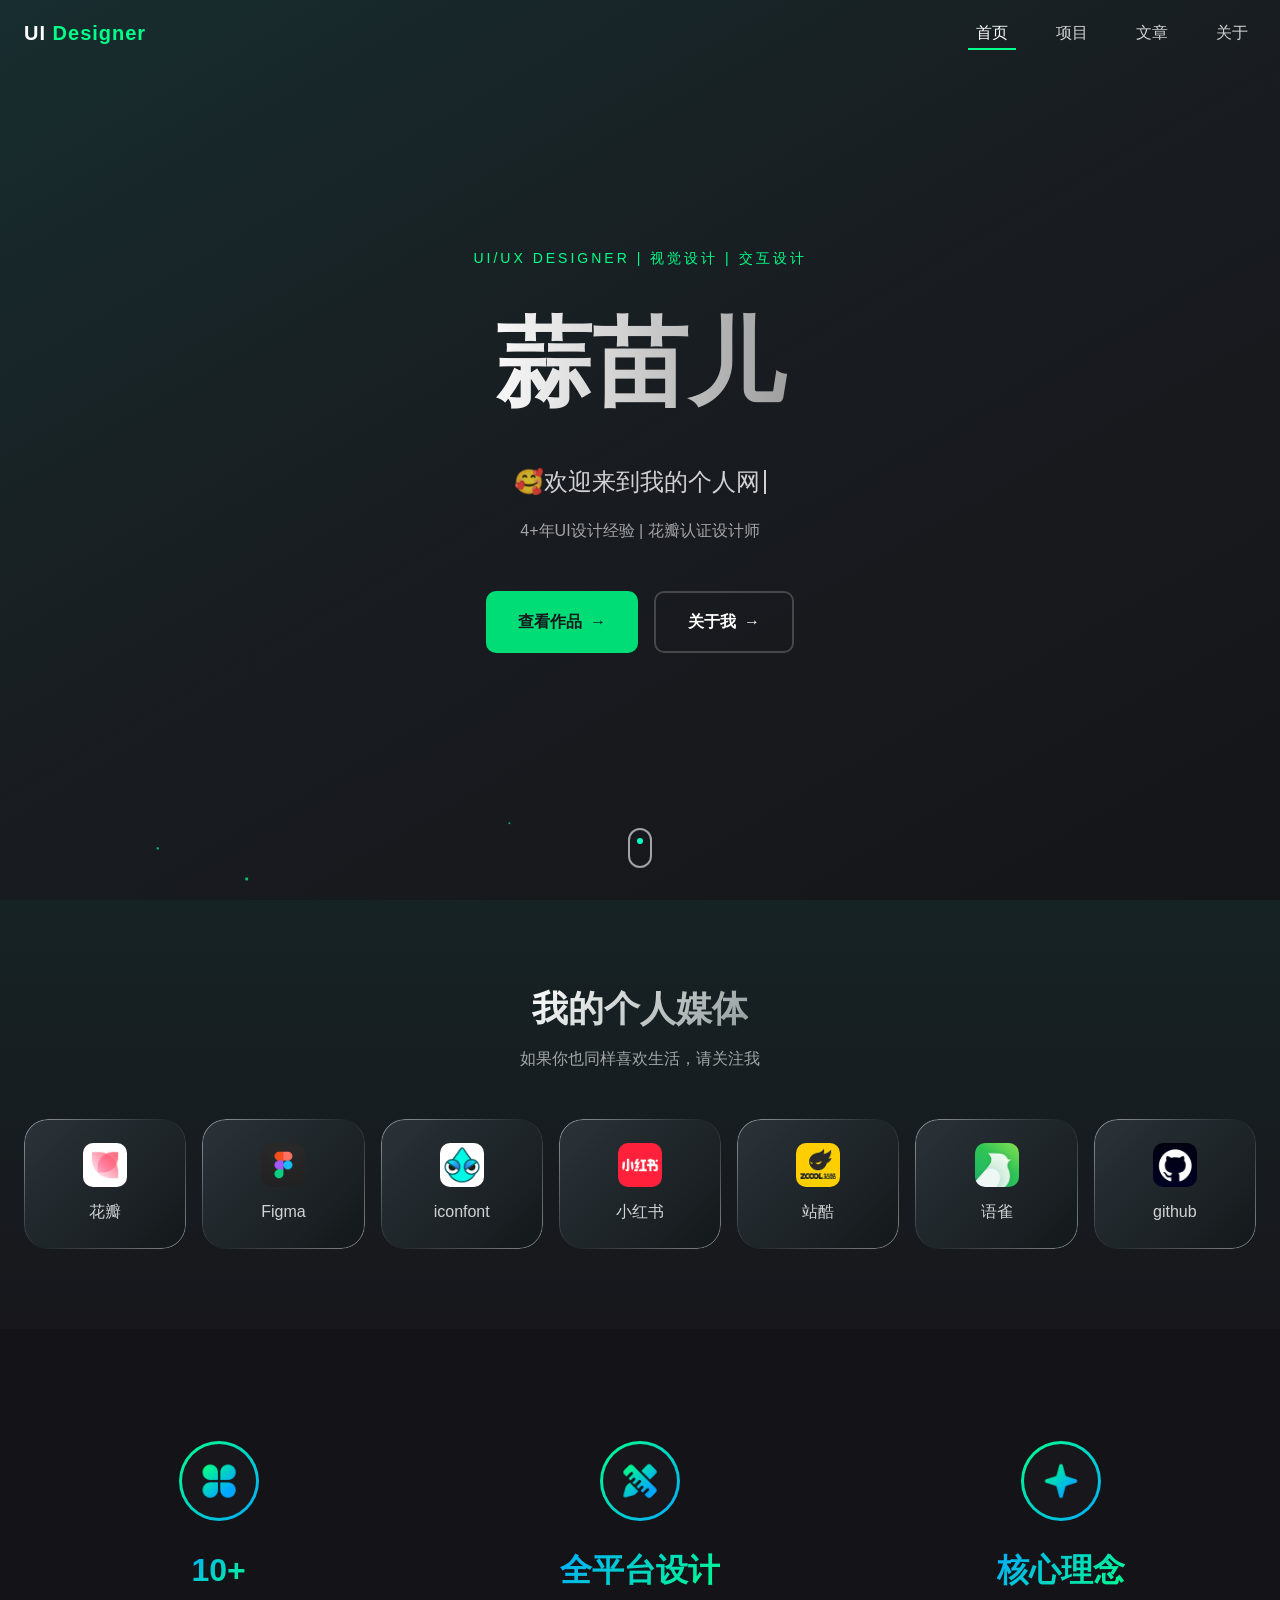
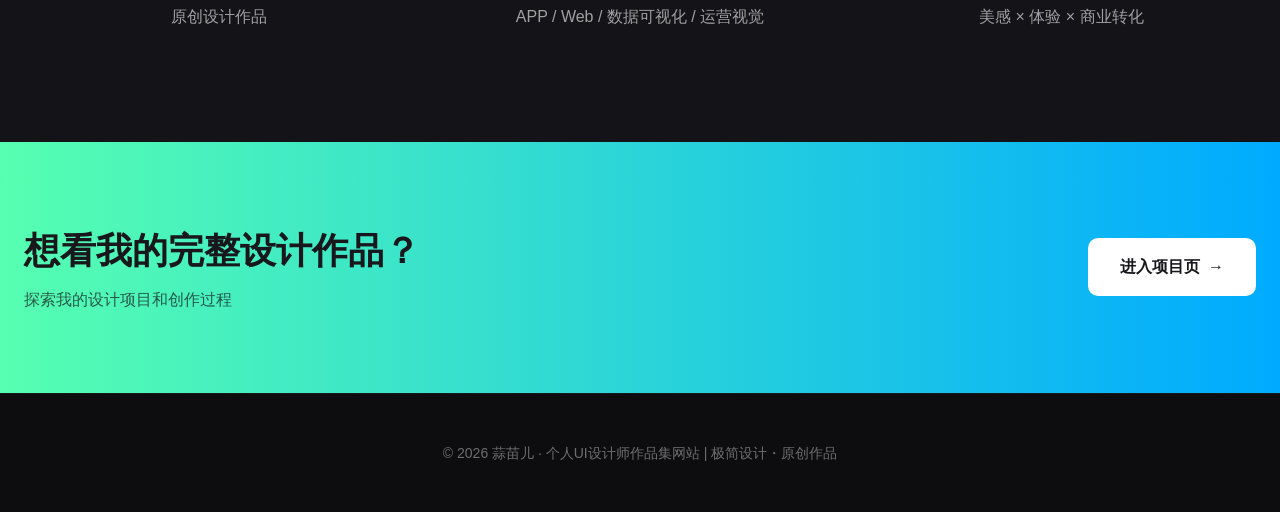
<file: index.html>
<!DOCTYPE html>
<html lang="zh-CN">

<head>
  <meta charset="UTF-8">
  <meta name="viewport" content="width=device-width, initial-scale=1.0">
  <link rel="icon" href="images/public/logo.ico" type="image/x-icon">
  <title>蒜苗儿 - 个人博客</title>
  <link rel="stylesheet" href="css/styles.css">
</head>

<body>
  <!-- Navigation -->
  <nav id="navbar" class="navbar">
    <div class="nav-container">
      <a href="index.html" class="nav-logo">
        <span class="logo-text">UI</span>
        <span class="logo-accent">Designer</span>
      </a>
      <div class="nav-links">
        <a href="index.html" class="nav-link active">首页</a>
        <a href="projects.html" class="nav-link">项目</a>
        <a href="articles.html" class="nav-link">文章</a>
        <a href="about.html" class="nav-link">关于</a>
      </div>
    </div>
  </nav>

  <!-- Hero Section -->
  <section class="hero-section">
    <!-- 粒子画布 - 新增 -->
    <canvas id="particle-canvas"></canvas>
    <div class="hero-background">
      <div class="hero-gradient"></div>
    </div>
    <div class="hero-content">
      <p class="hero-subtitle animate-fade-in">UI/UX Designer | 视觉设计 | 交互设计</p>
      <h1 class="hero-title animate-fade-up">蒜苗儿</h1>
      <p class="hero-slogan">
        <!-- 动态文字容器：JS 会自动替换内容，无需写死文案 -->
        <span class="typewriter-text" id="typewriter"></span>
        <!-- 独立光标：避免删除时闪烁异常 -->
        <span class="typewriter-cursor"></span>
      </p>
      <p class="hero-description animate-fade-up" style="animation-delay: 0.4s;">
        4+年UI设计经验 | 花瓣认证设计师
      </p>
      <div class="hero-buttons animate-fade-up" style="animation-delay: 0.6s;">
        <a href="projects.html" class="btn btn-primary">
          查看作品 <span class="arrow">→</span>
        </a>
        <a href="about.html" class="btn btn-secondary">
          关于我 <span class="arrow">→</span>
        </a>
      </div>
    </div>
    <!-- 小鼠标 -->
    <div class="scroll-indicator">
      <div class="scroll-indicator-border">
        <div class="scroll-indicator-dot"></div>
      </div>
    </div>
  </section>

  <!-- 社交平台内容 -->
  <section class="social-section">
    <div class="container">
      <div class="section-header animate-on-scroll">
        <h2>我的个人媒体</h2>
        <p>如果你也同样喜欢生活，请关注我</p>
      </div>
      <div class="social-grid">
        <a href="https://huaban.com/user/q2bamxondu8" target="_blank" class="social-card animate-on-scroll"
          style="animation-delay: 0.1s;">
          <div class="social-icon">
            <img src="images/index/huaban_logo.png" class="icon-img">
          </div>
          <span>花瓣</span>
        </a>
        <a href="https://www.figma.com/@suanmiaoer" target="_blank" class="social-card animate-on-scroll"
          style="animation-delay: 0.2s;">
          <div class="social-icon">
            <img src="images/index/figma_logo.png" class="icon-img">
          </div>
          <span>Figma</span>
        </a>
        <a href="https://www.iconfont.cn/user/detail?spm=a313x.user_detail.i1.dcc7d6115.26663a81NccmFJ&userViewType=collections&uid=11086052&nid=VXanlP2ZHJiq"
          target="_blank" class="social-card animate-on-scroll" style="animation-delay: 0.3s;">
          <div class="social-icon">
            <img src="images/index/iconfont_logo.png" class="icon-img">
          </div>
          <span>iconfont</span>
        </a>
        <a href="https://www.xiaohongshu.com/user/profile/5ea2fc3e000000000100bd95" target="_blank"
          class="social-card animate-on-scroll" style="animation-delay: 0.4s;">
          <div class="social-icon">
            <img src="images/index/redbook_logo.png" class="icon-img">
          </div>
          <span>小红书</span>
        </a>
        <a href="https://www.zcool.com.cn/u/25289370" target="_blank" class="social-card animate-on-scroll"
          style="animation-delay: 0.5s;">
          <div class="social-icon">
            <img src="images/index/zcool_logo.png" class="icon-img">
          </div>
          <span>站酷</span>
        </a>
        <a href="https://www.yuque.com/yuweng-fczxt" target="_blank" class="social-card animate-on-scroll"
          style="animation-delay: 0.6s;">
          <div class="social-icon">
            <img src="images/index/yuque_logo.png" class="icon-img">
          </div>
          <span>语雀</span>
        </a>
        <a href="https://github.com/suanmiaoer66" class="social-card animate-on-scroll" style="animation-delay: 0.7s;">
          <div class="social-icon">
            <img src="images/index/github_logo.png" class="icon-img">
          </div>
          <span>github</span>
        </a>
      </div>
    </div>
  </section>

  <!-- 装逼部分 -->
  <section class="highlights-section">
    <div class="container">
      <div class="highlights-grid">
        <div class="highlight-item animate-on-scroll">
          <div class="highlight-icon">
            <div class="highlight-icon-inner">
              <img src="images/index/项目.png" alt="">
            </div>
          </div>
          <h3>10+</h3>
          <p>原创设计作品</p>
        </div>
        <div class="highlight-item animate-on-scroll" style="animation-delay: 0.2s;">
          <div class="highlight-icon">
            <div class="highlight-icon-inner">
              <img src="images/index/设计.png" alt="">
            </div>
          </div>
          <h3>全平台设计</h3>
          <p>APP / Web / 数据可视化 / 运营视觉</p>
        </div>
        <div class="highlight-item animate-on-scroll" style="animation-delay: 0.4s;">
          <div class="highlight-icon">
            <div class="highlight-icon-inner">
              <img src="images/index/理念.png" alt="">
            </div>
          </div>
          <h3>核心理念</h3>
          <p>美感 × 体验 × 商业转化</p>
        </div>
      </div>
    </div>
  </section>

  <!-- CTA Section -->
  <section class="cta-section">
    <div class="container">
      <div class="cta-content animate-on-scroll">
        <div>
          <h2>想看我的完整设计作品？</h2>
          <p>探索我的设计项目和创作过程</p>
        </div>
        <a href="projects.html" class="btn btn-white">
          进入项目页 <span class="arrow">→</span>
        </a>
      </div>
    </div>
  </section>

  <!-- Footer -->
  <footer class="footer">
    <div class="container">
      <p>© 2026 蒜苗儿 · 个人UI设计师作品集网站 | 极简设计・原创作品</p>
    </div>
  </footer>

  <!-- 滚动到顶部按钮 -->
  <button id="scrollToTop" class="scroll-to-top">
    <span class="arrow-up">↑</span>
  </button>

  <script src="js/script.js"></script>
  <!-- 引入独立的粒子效果JS文件（路径根据实际位置调整） -->
  <script src="js/particlebg.js"></script>
  <!-- 引入打字机JS文件（路径根据你的实际目录调整） -->
  <script src="js/typewriter.js"></script>
  <!-- 页面title文案变化 -->
  <script src="js/title-change.js"></script>
  <!-- 引入鼠标点击粒子效果 JS -->
  <script src="js/click-particle.js"></script>
</body>

</html>
</file>
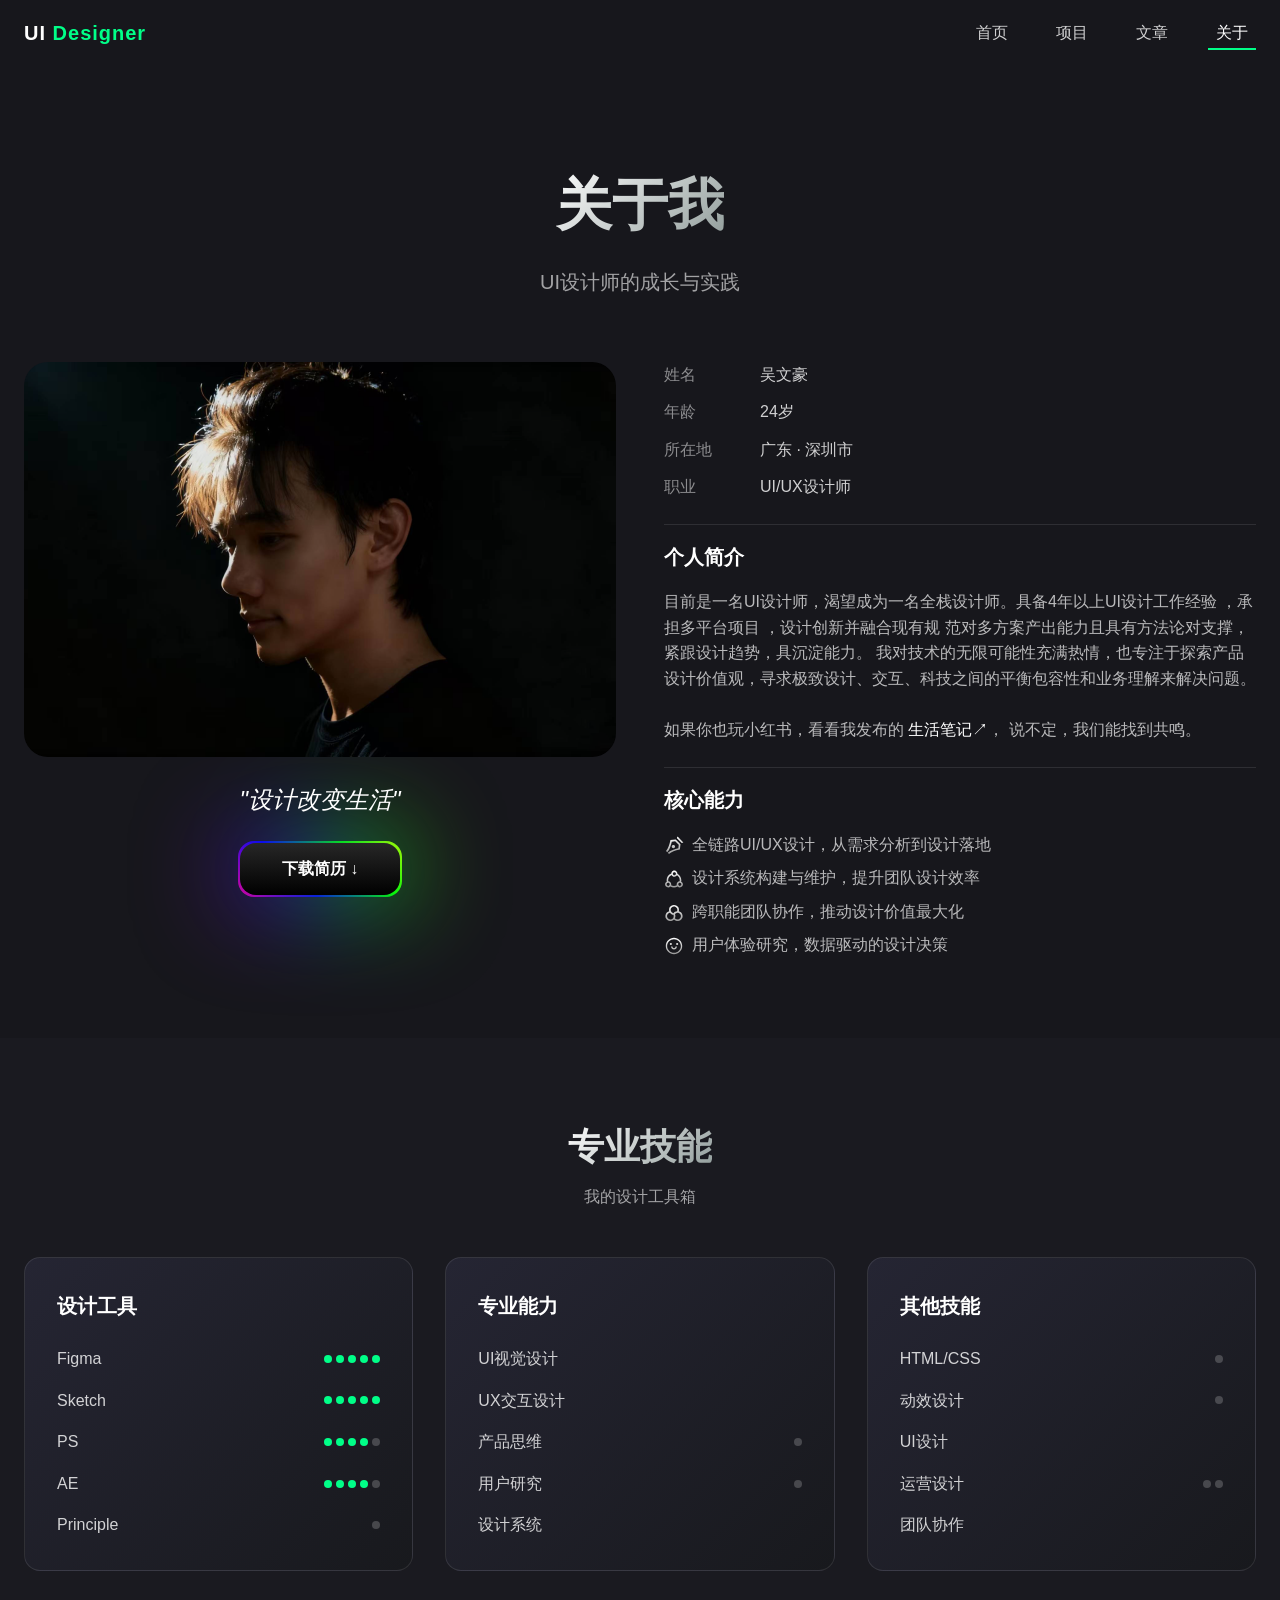
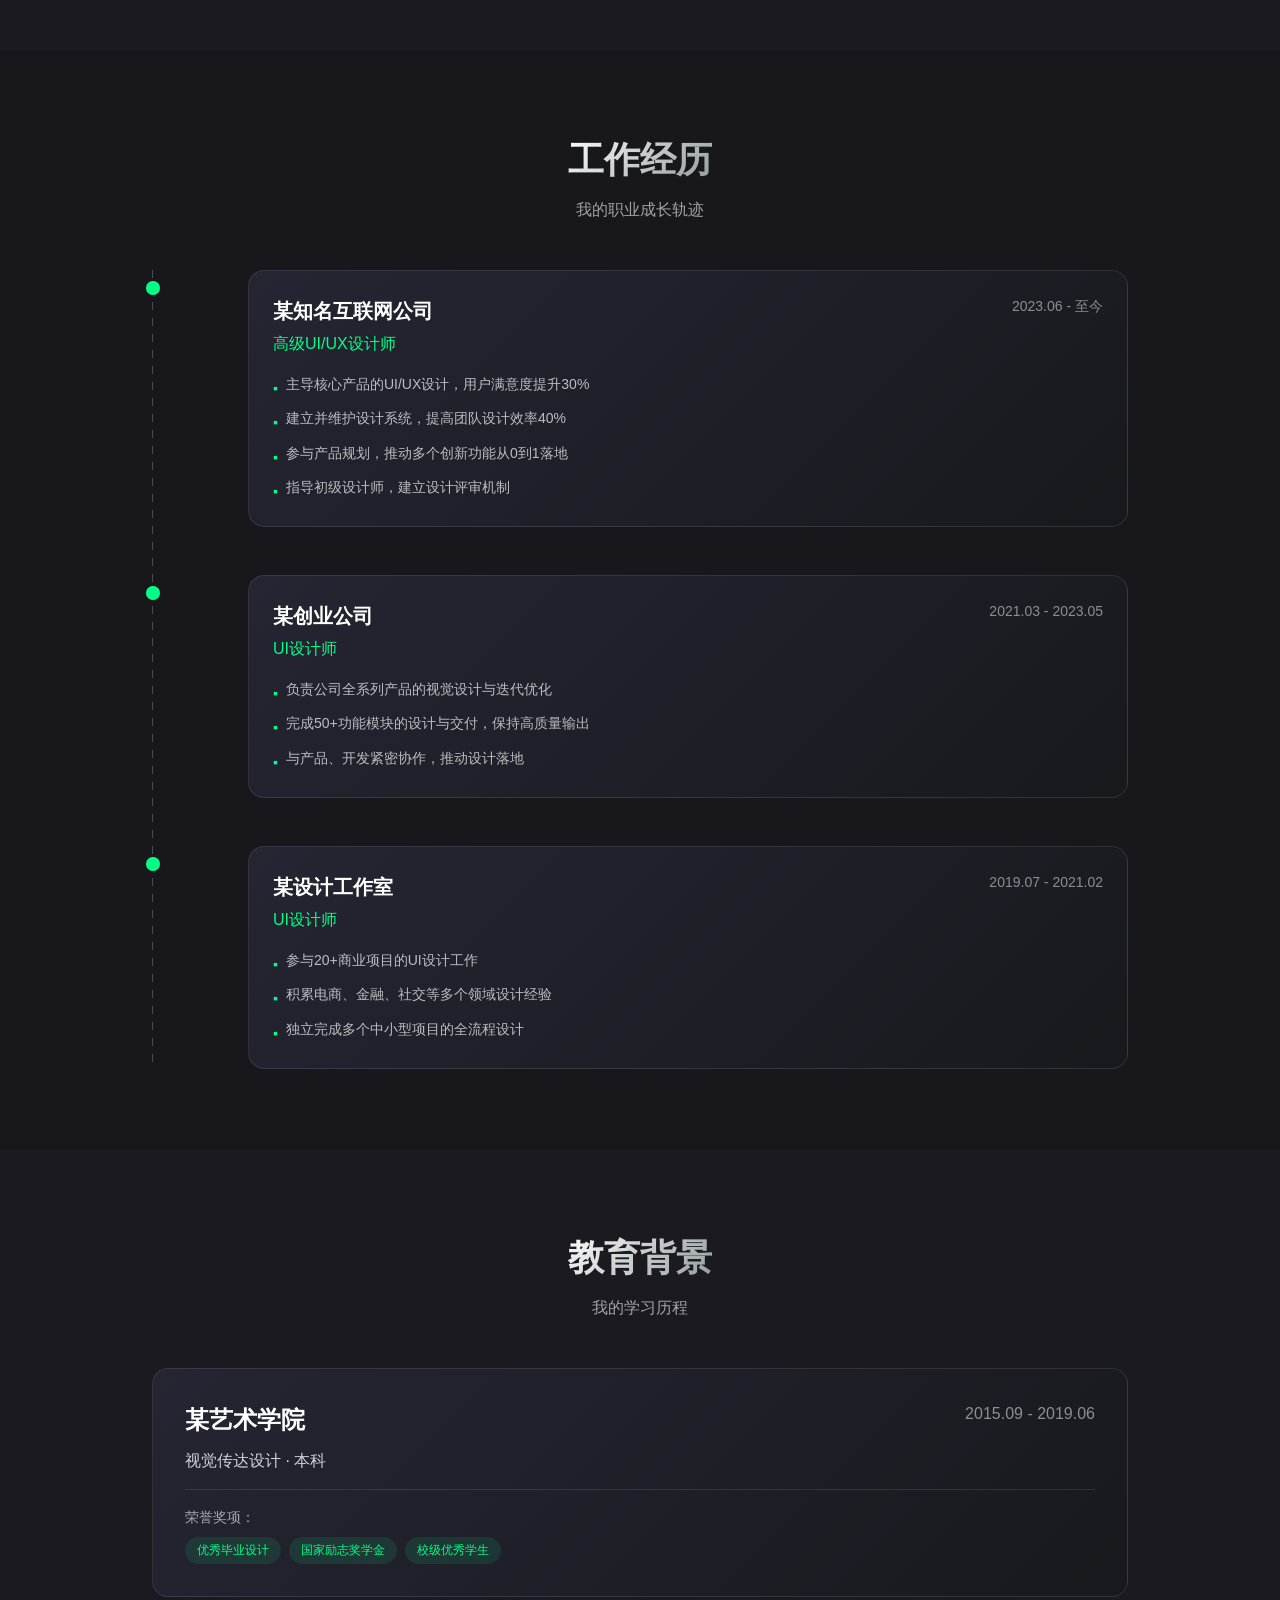
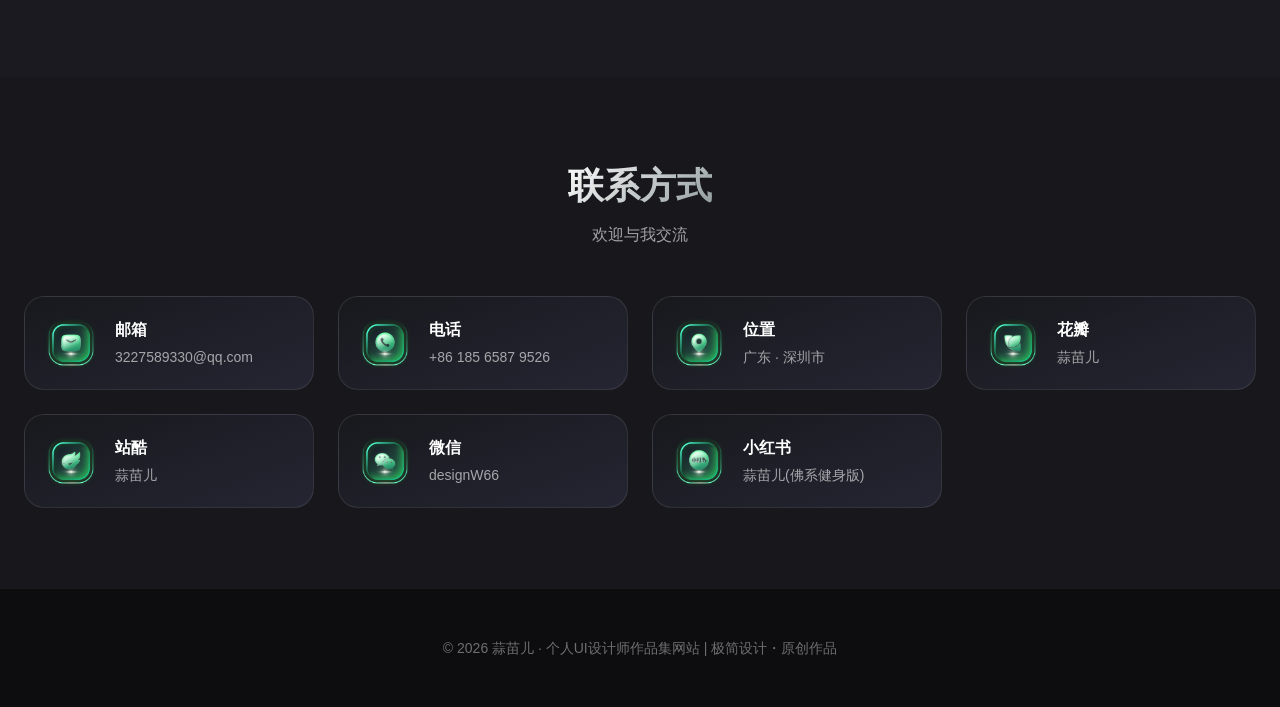
<file: about.html>
<!DOCTYPE html>
<html lang="zh-CN">

<head>
  <meta charset="UTF-8">
  <meta name="viewport" content="width=device-width, initial-scale=1.0">
  <title>关于 - 蒜苗儿</title>
  <!-- 内容样式css -->
  <link rel="stylesheet" href="css/project.css">
  <link rel="stylesheet" href="css/about.css">
  <!-- 通用样式css -->
  <link rel="stylesheet" href="css/styles.css">

</head>

<body>
  <!-- 页眉导航 -->
  <nav id="navbar" class="navbar">
    <div class="nav-container">
      <a href="index.html" class="nav-logo">
        <span class="logo-text">UI</span>
        <span class="logo-accent">Designer</span>
      </a>
      <div class="nav-links">
        <a href="index.html" class="nav-link">首页</a>
        <a href="projects.html" class="nav-link">项目</a>
        <a href="articles.html" class="nav-link">文章</a>
        <a href="about.html" class="nav-link active">关于</a>
      </div>
    </div>
  </nav>

  <!-- Header -->
  <section class="page-header">
    <div class="container">
      <div class="page-header-content animate-fade-up">
        <h1>关于我</h1>
        <p>UI设计师的成长与实践</p>
      </div>
    </div>
  </section>

  <!-- 简历部分 -->
  <section class="profile-section">
    <div class="container">
      <div class="profile-grid">
        <div class="profile-image animate-on-scroll">
          <img src="images/about/个人形象.png" alt="个人形象">
          <p class="profile-signature">"设计改变生活"</p>
          <!-- 新增下载简历按钮 -->
          <a href="蒜苗儿个人简历.pdf" class="btn-download" download>
            下载简历 ↓
          </a>
        </div>
        <div class="profile-info animate-on-scroll" style="animation-delay: 0.2s;">
          <div class="profile-basic">
            <div class="profile-item">
              <span class="profile-label">姓名</span>
              <span>吴文豪</span>
            </div>
            <div class="profile-item">
              <span class="profile-label">年龄</span>
              <span>24岁</span>
            </div>
            <div class="profile-item">
              <span class="profile-label">所在地</span>
              <span>广东 · 深圳市</span>
            </div>
            <div class="profile-item">
              <span class="profile-label">职业</span>
              <span>UI/UX设计师</span>
            </div>
          </div>
          <div class="profile-bio">
            <h3>个人简介</h3>
            <p>目前是一名UI设计师，渴望成为一名全栈设计师。具备4年以上UI设计工作经验 ，承担多平台项目 ，设计创新并融合现有规 范对多方案产出能力且具有方法论对支撑，紧跟设计趋势，具沉淀能力。
              我对技术的无限可能性充满热情，也专注于探索产品设计价值观，寻求极致设计、交互、科技之间的平衡包容性和业务理解来解决问题。
            </p>
            <br>
            <p>
              如果你也玩小红书，看看我发布的
              <a href="https://www.xiaohongshu.com/user/profile/5ea2fc3e000000000100bd95" target="_blank"
                id="xhs-link">生活笔记↗</a>，
              说不定，我们能找到共鸣。
            </p>
          </div>
          <div class="profile-skills">
            <h3>核心能力</h3>
            <ul>
              <li>
                <span>
                  <img src="images/about/全链路设计.svg">
                </span>
                全链路UI/UX设计，从需求分析到设计落地
              </li>
              <li>
                <span>
                  <img src="images/about/团队设计.svg">
                </span>
                设计系统构建与维护，提升团队设计效率
              </li>
              <li>
                <span>
                  <img src="images/about/团队协作.svg">
                </span>
                跨职能团队协作，推动设计价值最大化
              </li>
              <li>
                <span>
                  <img src="images/about/用户体验.svg">
                </span>
                用户体验研究，数据驱动的设计决策
              </li>
            </ul>
          </div>
        </div>
      </div>
    </div>
  </section>

  <!-- 技能部分 -->
  <section class="skills-section">
    <div class="container">
      <div class="section-header animate-on-scroll">
        <h2>专业技能</h2>
        <p>我的设计工具箱</p>
      </div>
      <div class="skills-grid">
        <div class="skills-card animate-on-scroll">
          <h3>设计工具</h3>
          <div class="skill-list">
            <div class="skill-item">
              <span>Figma</span>
              <div class="skill-stars">
                <span class="star filled">●</span>
                <span class="star filled">●</span>
                <span class="star filled">●</span>
                <span class="star filled">●</span>
                <span class="star filled">●</span>
              </div>
            </div>
            <div class="skill-item">
              <span>Sketch</span>
              <div class="skill-stars">
                <span class="star filled">●</span>
                <span class="star filled">●</span>
                <span class="star filled">●</span>
                <span class="star filled">●</span>
                <span class="star filled">●</span>
              </div>
            </div>
            <div class="skill-item">
              <span>PS</span>
              <div class="skill-stars">
                <span class="star filled">●</span>
                <span class="star filled">●</span>
                <span class="star filled">●</span>
                <span class="star filled">●</span>
                <span class="star">●</span>
              </div>
            </div>
            <div class="skill-item">
              <span>AE</span>
              <div class="skill-stars">
                <span class="star filled">●</span>
                <span class="star filled">●</span>
                <span class="star filled">●</span>
                <span class="star filled">●</span>
                <span class="star">●</span>
              </div>
            </div>
            <div class="skill-item">
              <span>Principle</span>
              <div class="skill-stars">
                <span class="star filled">●</span>
                <span class="star filled">●</span>
                <span class="star filled">●</span>
                <span class="star filled">●</span>
                <span class="star">●</span>
              </div>
            </div>
          </div>
        </div>

        <div class="skills-card animate-on-scroll" style="animation-delay: 0.2s;">
          <h3>专业能力</h3>
          <div class="skill-list">
            <div class="skill-item">
              <span>UI视觉设计</span>
              <div class="skill-stars">
                <span class="star filled">●</span>
                <span class="star filled">●</span>
                <span class="star filled">●</span>
                <span class="star filled">●</span>
                <span class="star filled">●</span>
              </div>
            </div>
            <div class="skill-item">
              <span>UX交互设计</span>
              <div class="skill-stars">
                <span class="star filled">●</span>
                <span class="star filled">●</span>
                <span class="star filled">●</span>
                <span class="star filled">●</span>
                <span class="star filled">●</span>
              </div>
            </div>
            <div class="skill-item">
              <span>产品思维</span>
              <div class="skill-stars">
                <span class="star filled">●</span>
                <span class="star filled">●</span>
                <span class="star filled">●</span>
                <span class="star filled">●</span>
                <span class="star">●</span>
              </div>
            </div>
            <div class="skill-item">
              <span>用户研究</span>
              <div class="skill-stars">
                <span class="star filled">●</span>
                <span class="star filled">●</span>
                <span class="star filled">●</span>
                <span class="star filled">●</span>
                <span class="star">●</span>
              </div>
            </div>
            <div class="skill-item">
              <span>设计系统</span>
              <div class="skill-stars">
                <span class="star filled">●</span>
                <span class="star filled">●</span>
                <span class="star filled">●</span>
                <span class="star filled">●</span>
                <span class="star filled">●</span>
              </div>
            </div>
          </div>
        </div>

        <div class="skills-card animate-on-scroll" style="animation-delay: 0.4s;">
          <h3>其他技能</h3>
          <div class="skill-list">
            <div class="skill-item">
              <span>HTML/CSS</span>
              <div class="skill-stars">
                <span class="star filled">●</span>
                <span class="star filled">●</span>
                <span class="star filled">●</span>
                <span class="star filled">●</span>
                <span class="star">●</span>
              </div>
            </div>
            <div class="skill-item">
              <span>动效设计</span>
              <div class="skill-stars">
                <span class="star filled">●</span>
                <span class="star filled">●</span>
                <span class="star filled">●</span>
                <span class="star filled">●</span>
                <span class="star">●</span>
              </div>
            </div>
            <div class="skill-item">
              <span>UI设计</span>
              <div class="skill-stars">
                <span class="star filled">●</span>
                <span class="star filled">●</span>
                <span class="star filled">●</span>
                <span class="star filled">●</span>
                <span class="star filled">●</span>
              </div>
            </div>
            <div class="skill-item">
              <span>运营设计</span>
              <div class="skill-stars">
                <span class="star filled">●</span>
                <span class="star filled">●</span>
                <span class="star filled">●</span>
                <span class="star">●</span>
                <span class="star">●</span>
              </div>
            </div>
            <div class="skill-item">
              <span>团队协作</span>
              <div class="skill-stars">
                <span class="star filled">●</span>
                <span class="star filled">●</span>
                <span class="star filled">●</span>
                <span class="star filled">●</span>
                <span class="star filled">●</span>
              </div>
            </div>
          </div>
        </div>
      </div>
    </div>
  </section>

  <!-- 工作经历 -->
  <section class="experience-section">
    <div class="container-medium">
      <div class="section-header animate-on-scroll">
        <h2>工作经历</h2>
        <p>我的职业成长轨迹</p>
      </div>
      <div class="timeline">
        <div class="timeline-item animate-on-scroll">
          <div class="timeline-node"></div>
          <div class="timeline-content">
            <div class="timeline-header">
              <div>
                <h3>某知名互联网公司</h3>
                <p class="timeline-position">高级UI/UX设计师</p>
              </div>
              <span class="timeline-period">2023.06 - 至今</span>
            </div>
            <ul class="timeline-achievements">
              <li><span>▪</span> 主导核心产品的UI/UX设计，用户满意度提升30%</li>
              <li><span>▪</span> 建立并维护设计系统，提高团队设计效率40%</li>
              <li><span>▪</span> 参与产品规划，推动多个创新功能从0到1落地</li>
              <li><span>▪</span> 指导初级设计师，建立设计评审机制</li>
            </ul>
          </div>
        </div>

        <div class="timeline-item animate-on-scroll" style="animation-delay: 0.2s;">
          <div class="timeline-node"></div>
          <div class="timeline-content">
            <div class="timeline-header">
              <div>
                <h3>某创业公司</h3>
                <p class="timeline-position">UI设计师</p>
              </div>
              <span class="timeline-period">2021.03 - 2023.05</span>
            </div>
            <ul class="timeline-achievements">
              <li><span>▪</span> 负责公司全系列产品的视觉设计与迭代优化</li>
              <li><span>▪</span> 完成50+功能模块的设计与交付，保持高质量输出</li>
              <li><span>▪</span> 与产品、开发紧密协作，推动设计落地</li>
            </ul>
          </div>
        </div>

        <div class="timeline-item animate-on-scroll" style="animation-delay: 0.4s;">
          <div class="timeline-node"></div>
          <div class="timeline-content">
            <div class="timeline-header">
              <div>
                <h3>某设计工作室</h3>
                <p class="timeline-position">UI设计师</p>
              </div>
              <span class="timeline-period">2019.07 - 2021.02</span>
            </div>
            <ul class="timeline-achievements">
              <li><span>▪</span> 参与20+商业项目的UI设计工作</li>
              <li><span>▪</span> 积累电商、金融、社交等多个领域设计经验</li>
              <li><span>▪</span> 独立完成多个中小型项目的全流程设计</li>
            </ul>
          </div>
        </div>
      </div>
    </div>
  </section>

  <!-- 教育经历 -->
  <section class="education-section">
    <div class="container-medium">
      <div class="section-header animate-on-scroll">
        <h2>教育背景</h2>
        <p>我的学习历程</p>
      </div>
      <div class="education-card animate-on-scroll">
        <div class="education-header">
          <div>
            <h3>某艺术学院</h3>
            <p>视觉传达设计 · 本科</p>
          </div>
          <span class="education-period">2015.09 - 2019.06</span>
        </div>
        <div class="education-honors">
          <p>荣誉奖项：</p>
          <div class="honors-tags">
            <span>优秀毕业设计</span>
            <span>国家励志奖学金</span>
            <span>校级优秀学生</span>
          </div>
        </div>
      </div>
    </div>
  </section>

  <!-- 联系方式 -->
  <section class="contact-section">
    <div class="container">
      <div class="section-header animate-on-scroll">
        <h2>联系方式</h2>
        <p>欢迎与我交流</p>
      </div>
      <div class="contact-grid">
        <div class="contact-card animate-on-scroll">
          <div class="contact-info">
            <img src="images/about/邮箱.png" class="contact-icon"></img>
            <div>
              <h4>邮箱</h4>
              <p>3227589330@qq.com</p>
            </div>
          </div>
        </div>

        <div class="contact-card animate-on-scroll" style="animation-delay: 0.1s;">
          <div class="contact-info">
            <img src="images/about/电话.png" class="contact-icon"></img>
            <div>
              <h4>电话</h4>
              <p>+86 185 6587 9526</p>
            </div>
          </div>
        </div>

        <div class="contact-card animate-on-scroll" style="animation-delay: 0.2s;">
          <div class="contact-info">
            <img src="images/about/定位.png" class="contact-icon"></img>
            <div>
              <h4>位置</h4>
              <p>广东 · 深圳市</p>
            </div>
          </div>
        </div>

        <a href="https://huaban.com/user/q2bamxondu8" target="_blank"
          class="contact-card contact-card-link animate-on-scroll" style="animation-delay: 0.3s;">
          <div class="contact-info">
            <img src="images/about/花瓣.png" class="contact-icon"></img>
            <div>
              <h4>花瓣</h4>
              <p>蒜苗儿</p>
            </div>
          </div>
        </a>

        <a href="https://www.zcool.com.cn/u/25289370" target="_blank"
          class="contact-card contact-card-link animate-on-scroll" style="animation-delay: 0.4s;">
          <div class="contact-info">
            <img src="images/about/站酷.png" class="contact-icon"></img>
            <div>
              <h4>站酷</h4>
              <p>蒜苗儿</p>
            </div>
          </div>
        </a>

        <a href="javascript:void(0)" class="contact-card contact-card-link animate-on-scroll"
          style="animation-delay: 0.5s;">
          <div class="contact-info">
            <img src="images/about/微信.png" class="contact-icon"></img>
            <div>
              <h4>微信</h4>
              <p>designW66</p>
            </div>
          </div>
        </a>

        <a href="https://www.xiaohongshu.com/user/profile/5ea2fc3e000000000100bd95" target="_blank"
          class="contact-card contact-card-link animate-on-scroll" style="animation-delay: 0.5s;">
          <div class="contact-info">
            <img src="images/about/小红书.png" class="contact-icon"></img>
            <div>
              <h4>小红书</h4>
              <p>蒜苗儿(佛系健身版)</p>
            </div>
          </div>
        </a>
      </div>
    </div>
  </section>

  <!-- Footer -->
  <footer class="footer">
    <div class="container">
      <p>© 2026 蒜苗儿 · 个人UI设计师作品集网站 | 极简设计・原创作品</p>
    </div>
  </footer>

  <!-- Scroll to Top Button -->
  <button id="scrollToTop" class="scroll-to-top">
    <span class="arrow-up">↑</span>
  </button>

  <script src="js/script.js"></script>
  <script src="js/about.js"></script>
  <!-- 页面title文案变化 -->
  <script src="js/title-change.js"></script>
  <!-- 引入鼠标点击粒子效果 JS -->
  <script src="js/click-particle.js"></script>
</body>

</html>
</file>
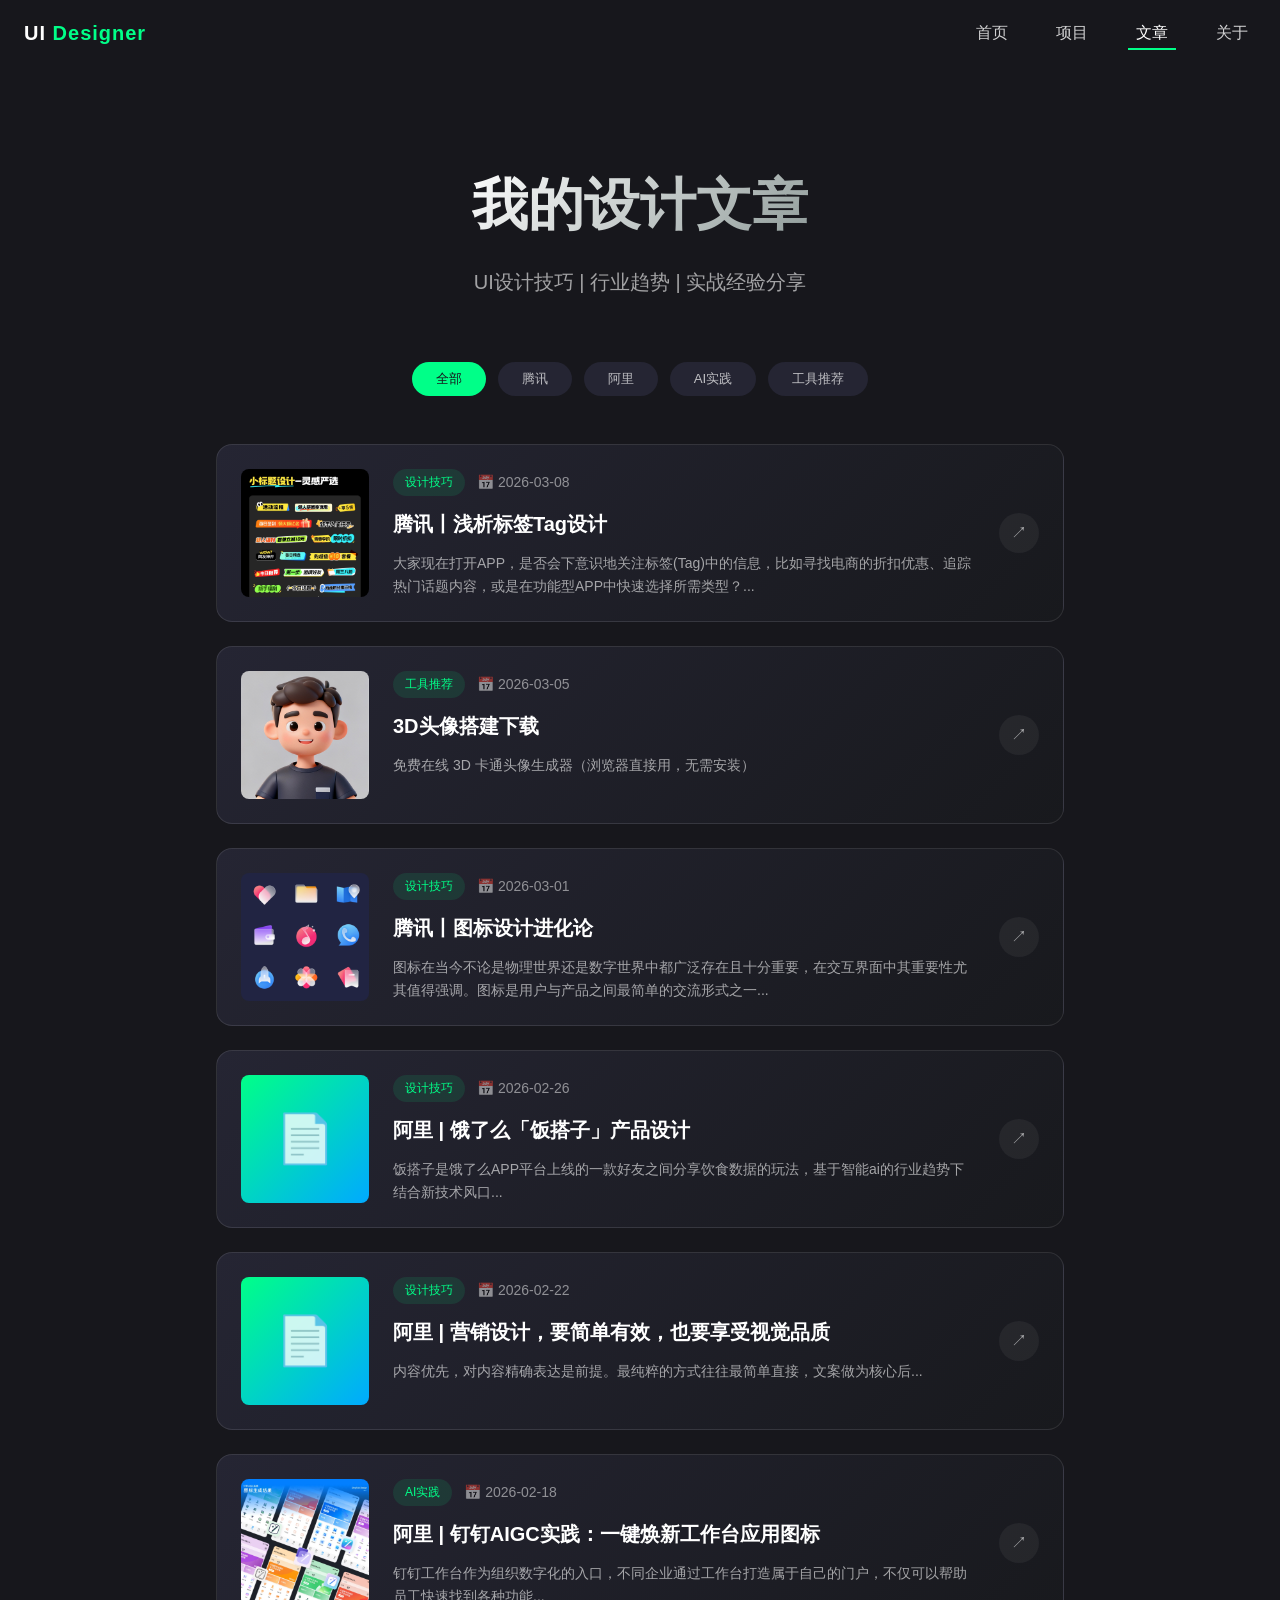
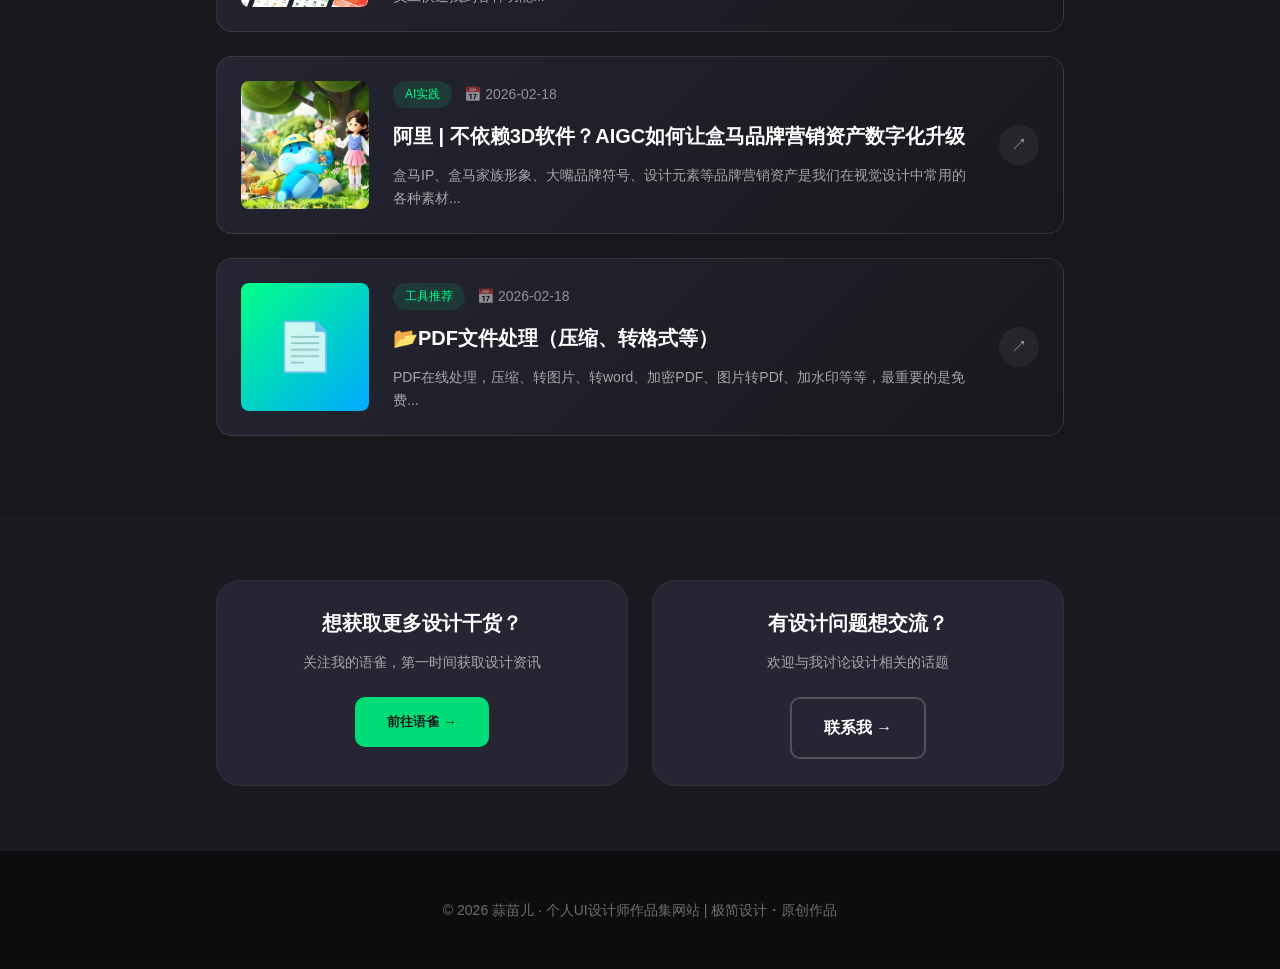
<file: articles.html>
<!DOCTYPE html>
<html lang="zh-CN">

<head>
  <meta charset="UTF-8">
  <meta name="viewport" content="width=device-width, initial-scale=1.0">
  <link rel="icon" href="images/public/logo.ico" type="image/x-icon">
  <title>文章 - 蒜苗儿</title>
  <!-- 内容样式css -->
  <link rel="stylesheet" href="css/article.css">
  <!-- 内容样式css -->
  <link rel="stylesheet" href="css/project.css">
  <!-- 通用样式css -->
  <link rel="stylesheet" href="css/styles.css">
</head>

<body>
  <!-- 页眉导航 -->
  <nav id="navbar" class="navbar">
    <div class="nav-container">
      <a href="index.html" class="nav-logo">
        <span class="logo-text">UI</span>
        <span class="logo-accent">Designer</span>
      </a>
      <div class="nav-links">
        <a href="index.html" class="nav-link">首页</a>
        <a href="projects.html" class="nav-link">项目</a>
        <a href="articles.html" class="nav-link active">文章</a>
        <a href="about.html" class="nav-link">关于</a>
      </div>
    </div>
  </nav>

  <!-- 内容标题 -->
  <section class="page-header">
    <div class="container">
      <div class="page-header-content animate-fade-up">
        <h1>我的设计文章</h1>
        <p>UI设计技巧 | 行业趋势 | 实战经验分享</p>
      </div>
    </div>
  </section>

  <!-- 筛选tab -->
  <section class="filters-section">
    <div class="container-small">
      <div class="filters animate-fade-up" style="animation-delay: 0.2s;">
        <button class="filter-btn active" data-filter="全部">全部</button>
        <button class="filter-btn" data-filter="腾讯">腾讯</button>
        <button class="filter-btn" data-filter="阿里">阿里</button>
        <button class="filter-btn" data-filter="AI实践">AI实践</button>
        <button class="filter-btn" data-filter="工具推荐">工具推荐</button>
      </div>
    </div>
  </section>

  <!-- 文章列表 -->
  <section class="articles-section">
    <div class="container-small">
      <div class="articles-list" id="articlesList">
        <a href="https://www.yuque.com/yuweng-fczxt/omv2zh/mgo19tbsgxvy8fcf" target="_blank"
          class="article-item animate-on-scroll" data-category="腾讯">
          <div class="article-thumbnail">
            <img src="images/articles/列表图片1.png" alt="文章封面">
          </div>
          <div class="article-content">
            <div class="article-meta">
              <span class="article-tag">设计技巧</span>
              <span class="article-date">📅 2026-03-08</span>
            </div>
            <h3>腾讯丨浅析标签Tag设计</h3>
            <p>大家现在打开APP，是否会下意识地关注标签(Tag)中的信息，比如寻找电商的折扣优惠、追踪热门话题内容，或是在功能型APP中快速选择所需类型？...</p>
          </div>
          <div class="article-arrow">
            <span>↗</span>
          </div>
        </a>

        <a href="https://peeps.ui8.net/" target="_blank" class="article-item animate-on-scroll" data-category="工具推荐"
          style="animation-delay: 0.1s;">
          <div class="article-thumbnail article-thumbnail-gradient">
            <img src="images/articles/列表图片2.png">
          </div>
          <div class="article-content">
            <div class="article-meta">
              <span class="article-tag">工具推荐</span>
              <span class="article-date">📅 2026-03-05</span>
            </div>
            <h3>3D头像搭建下载</h3>
            <p>免费在线 3D 卡通头像生成器（浏览器直接用，无需安装）</p>
          </div>
          <div class="article-arrow">
            <span>↗</span>
          </div>
        </a>

        <a href="https://www.yuque.com/wikidesign/ykf0s9/wg6pym4w9knltp9b" target="_blank"
          class="article-item animate-on-scroll" data-category="腾讯" style="animation-delay: 0.2s;">
          <div class="article-thumbnail article-thumbnail-gradient">
            <img src="images/articles/图标进化.png">
          </div>
          <div class="article-content">
            <div class="article-meta">
              <span class="article-tag">设计技巧</span>
              <span class="article-date">📅 2026-03-01</span>
            </div>
            <h3>腾讯丨图标设计进化论</h3>
            <p>图标在当今不论是物理世界还是数字世界中都广泛存在且十分重要，在交互界面中其重要性尤其值得强调。图标是用户与产品之间最简单的交流形式之一...</p>
          </div>
          <div class="article-arrow">
            <span>↗</span>
          </div>
        </a>

        <a href="https://www.yuque.com/wikidesign/ykf0s9/ogr2t7g0982g5n4h" target="_blank"
          class="article-item animate-on-scroll" data-category="阿里" style="animation-delay: 0.3s;">
          <div class="article-thumbnail article-thumbnail-gradient">
            <span class="article-icon">📄</span>
          </div>
          <div class="article-content">
            <div class="article-meta">
              <span class="article-tag">设计技巧</span>
              <span class="article-date">📅 2026-02-26</span>
            </div>
            <h3>阿里 | 饿了么「饭搭子」产品设计</h3>
            <p>饭搭子是饿了么APP平台上线的一款好友之间分享饮食数据的玩法，基于智能ai的行业趋势下结合新技术风口...</p>
          </div>
          <div class="article-arrow">
            <span>↗</span>
          </div>
        </a>

        <a href="https://www.yuque.com/wikidesign/ykf0s9/hdg26nmwgnosp9yy" target="_blank"
          class="article-item animate-on-scroll" data-category="阿里" style="animation-delay: 0.4s;">
          <div class="article-thumbnail article-thumbnail-gradient">
            <span class="article-icon">📄</span>
          </div>
          <div class="article-content">
            <div class="article-meta">
              <span class="article-tag">设计技巧</span>
              <span class="article-date">📅 2026-02-22</span>
            </div>
            <h3>阿里 | 营销设计，要简单有效，也要享受视觉品质</h3>
            <p>内容优先，对内容精确表达是前提。最纯粹的方式往往最简单直接，文案做为核心后...</p>
          </div>
          <div class="article-arrow">
            <span>↗</span>
          </div>
        </a>

        <a href="https://www.yuque.com/wikidesign/vngzgk/vqbk3pw2zekwlvcz" target="_blank"
          class="article-item animate-on-scroll" data-category="AI实践" style="animation-delay: 0.5s;">
          <div class="article-thumbnail article-thumbnail-gradient">
            <img src="images/articles/钉钉ai实践.png">
          </div>
          <div class="article-content">
            <div class="article-meta">
              <span class="article-tag">AI实践</span>
              <span class="article-date">📅 2026-02-18</span>
            </div>
            <h3>阿里 | 钉钉AIGC实践：一键焕新工作台应用图标</h3>
            <p>钉钉工作台作为组织数字化的入口，不同企业通过工作台打造属于自己的门户，不仅可以帮助员工快速找到各种功能...</p>
          </div>
          <div class="article-arrow">
            <span>↗</span>
          </div>
        </a>

        <a href="https://www.yuque.com/wikidesign/vngzgk/slki35u54g1t789w" target="_blank"
          class="article-item animate-on-scroll" data-category="AI实践" style="animation-delay: 0.5s;">
          <div class="article-thumbnail article-thumbnail-gradient">
            <img src="images/articles/河马ai实践.png">
          </div>
          <div class="article-content">
            <div class="article-meta">
              <span class="article-tag">AI实践</span>
              <span class="article-date">📅 2026-02-18</span>
            </div>
            <h3>阿里 | 不依赖3D软件？AIGC如何让盒马品牌营销资产数字化升级</h3>
            <p>盒马IP、盒马家族形象、大嘴品牌符号、设计元素等品牌营销资产是我们在视觉设计中常用的各种素材...</p>
          </div>
          <div class="article-arrow">
            <span>↗</span>
          </div>
        </a>

        <a href="https://tools.pdf24.org/zh/compress-pdf" target="_blank" class="article-item animate-on-scroll"
          data-category="工具推荐" style="animation-delay: 0.5s;">
          <div class="article-thumbnail article-thumbnail-gradient">
            <span class="article-icon">📄</span>
          </div>
          <div class="article-content">
            <div class="article-meta">
              <span class="article-tag">工具推荐</span>
              <span class="article-date">📅 2026-02-18</span>
            </div>
            <h3>📂PDF文件处理（压缩、转格式等）</h3>
            <p>PDF在线处理，压缩、转图片、转word、加密PDF、图片转PDf、加水印等等，最重要的是免费...</p>
          </div>
          <div class="article-arrow">
            <span>↗</span>
          </div>
        </a>
      </div>
    </div>
  </section>

  <!-- CTA Section -->
  <section class="cta-dual-section">
    <div class="container-small">
      <div class="cta-dual-grid">
        <div class="cta-dual-card animate-on-scroll">
          <h3>想获取更多设计干货？</h3>
          <p>关注我的语雀，第一时间获取设计资讯</p>
          <a href=https://www.yuque.com/yuweng-fczxt" target="_blank">
            <button class="btn btn-primary">前往语雀 →</button>
          </a>
        </div>
        <div class="cta-dual-card animate-on-scroll" style="animation-delay: 0.1s;">
          <h3>有设计问题想交流？</h3>
          <p>欢迎与我讨论设计相关的话题</p>
          <a href="about.html" class="btn btn-secondary">联系我 →</a>
        </div>
      </div>
    </div>
  </section>

  <!-- Footer -->
  <footer class="footer">
    <div class="container">
      <p>© 2026 蒜苗儿 · 个人UI设计师作品集网站 | 极简设计・原创作品</p>
    </div>
  </footer>

  <!-- Scroll to Top Button -->
  <button id="scrollToTop" class="scroll-to-top">
    <span class="arrow-up">↑</span>
  </button>

  <script src="js/script.js"></script>
  <!-- 优化筛选动画 -->
  <script src="js/articles.js"></script>
  <!-- 页面title文案变化 -->
  <script src="js/title-change.js"></script>
  <!-- 引入鼠标点击粒子效果 JS -->
  <script src="js/click-particle.js"></script>
</body>

</html>
</file>
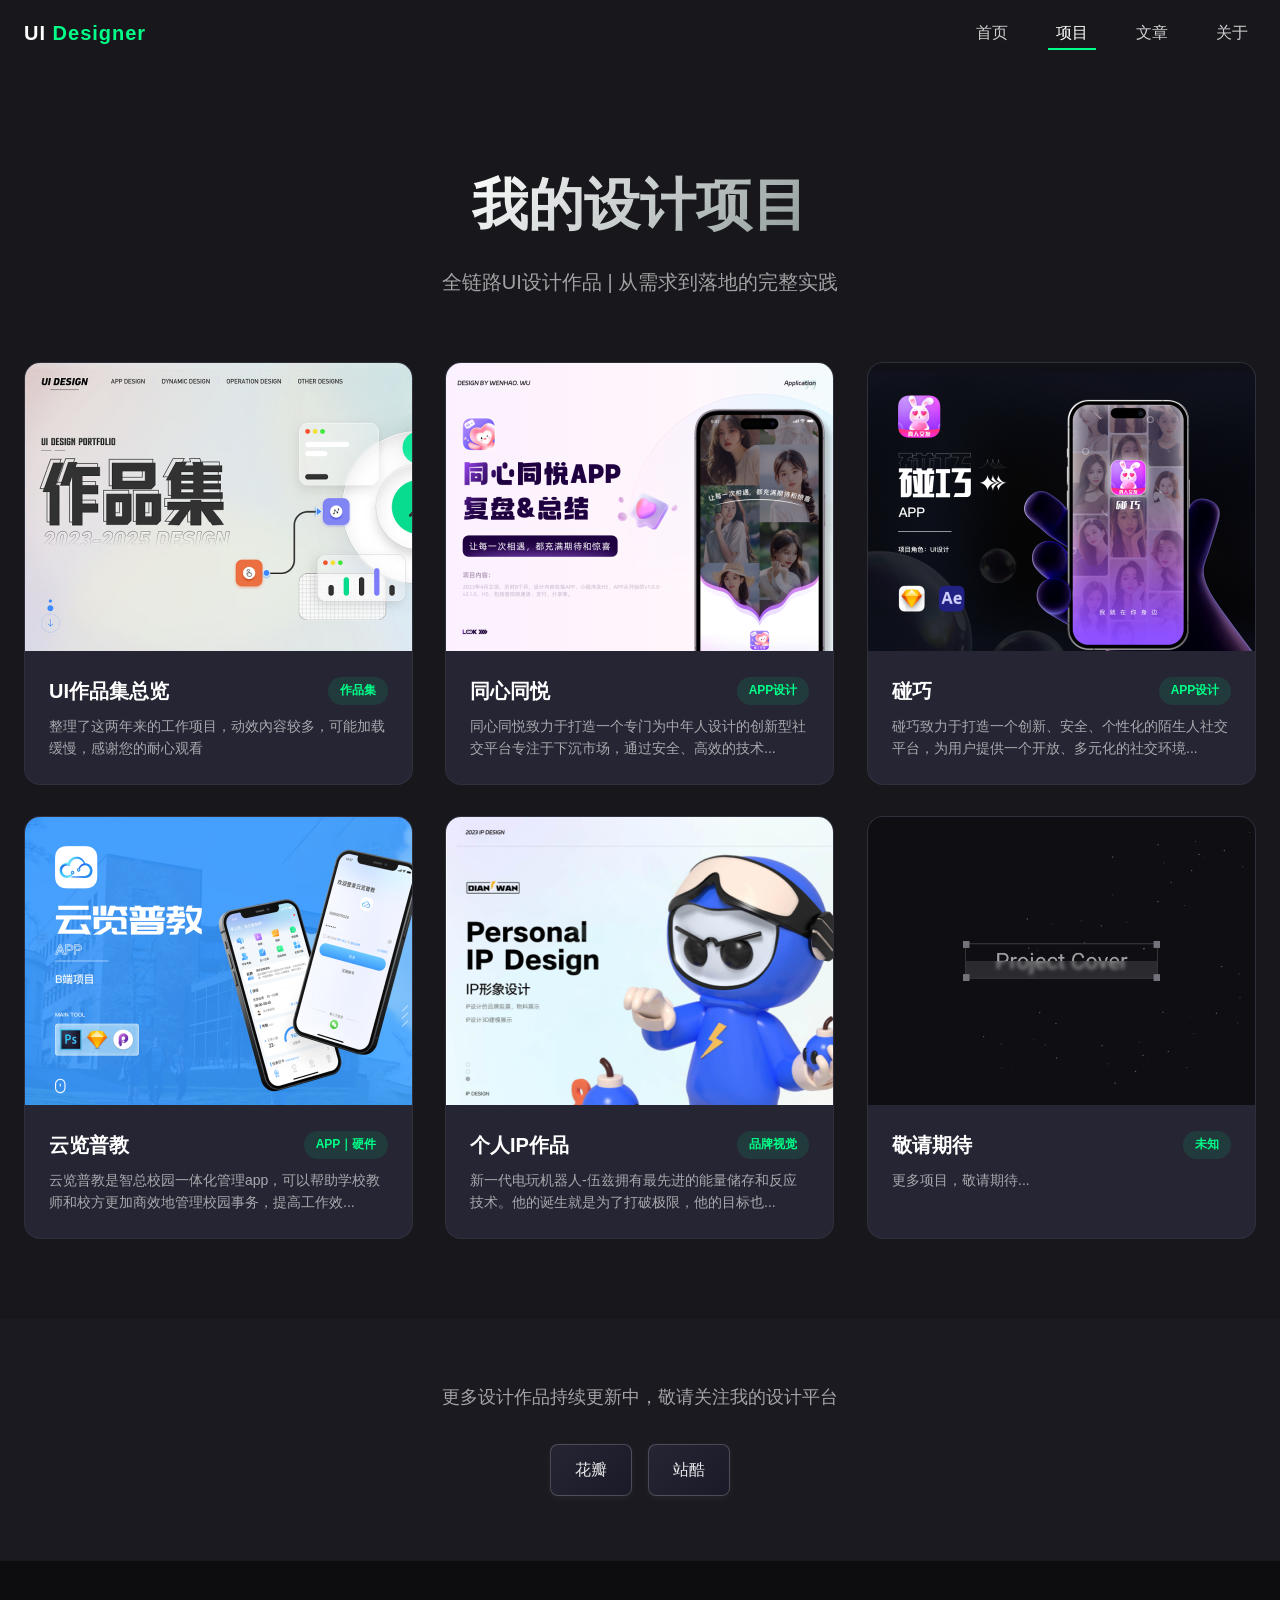
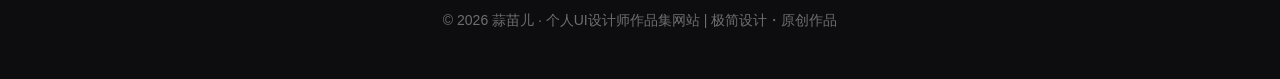
<file: projects.html>
<!DOCTYPE html>
<html lang="zh-CN">

<head>
  <meta charset="UTF-8">
  <meta name="viewport" content="width=device-width, initial-scale=1.0">
  <link rel="icon" href="images/public/logo.ico" type="image/x-icon">
  <title>项目 - 蒜苗儿</title>
  <!-- 内容样式css -->
  <link rel="stylesheet" href="css/project.css">
  <!-- 通用样式css -->
  <link rel="stylesheet" href="css/styles.css">
</head>

<body>
  <!-- 页眉导航 -->
  <nav id="navbar" class="navbar">
    <div class="nav-container">
      <a href="index.html" class="nav-logo">
        <span class="logo-text">UI</span>
        <span class="logo-accent">Designer</span>
      </a>
      <div class="nav-links">
        <a href="index.html" class="nav-link">首页</a>
        <a href="projects.html" class="nav-link active">项目</a>
        <a href="articles.html" class="nav-link">文章</a>
        <a href="about.html" class="nav-link">关于</a>
      </div>
    </div>
  </nav>

  <!-- 内容标题 -->
  <section class="page-header">
    <div class="container">
      <div class="page-header-content animate-fade-up">
        <h1>我的设计项目</h1>
        <p>全链路UI设计作品 | 从需求到落地的完整实践</p>
      </div>
    </div>
  </section>

  <!-- 筛选tab -->
  <!-- <section class="filters-section">
    <div class="container">
      <div class="filters animate-fade-up" style="animation-delay: 0.2s;">
        <button class="filter-btn active" data-filter="全部">全部</button>
        <button class="filter-btn" data-filter="APP设计">APP设计</button>
        <button class="filter-btn" data-filter="网页设计">网页设计</button>
        <button class="filter-btn" data-filter="小程序">小程序</button>
        <button class="filter-btn" data-filter="品牌视觉">品牌视觉</button>
      </div>
    </div>
  </section> -->

  <!-- 项目列表 -->
  <section class="projects-section">
    <div class="container">
      <div class="projects-grid" id="projectsGrid">
        <a href="https://works.meiye.art/R0815Y0b5801CBF2" target="_blank" class="project-card animate-on-scroll"
          data-category="APP设计">
          <div class="project-image">
            <img src="images/projects/fm.png" alt="UI作品集总览">
            <div class="project-overlay"></div>
            <div class="project-arrow">↗</div>
          </div>
          <div class="project-info">
            <h3 class="project-title">
              UI作品集总览
              <span class="project-tag">作品集</span>
            </h3>
            <p>整理了这两年来的工作项目，动效內容较多，可能加载缓慢，感谢您的耐心观看</p>
          </div>
        </a>

        <a href="https://works.meiye.art/GC125d7e5138280D" target="_blank" class="project-card animate-on-scroll"
          data-category="APP设计" style="animation-delay: 0.1s;">
          <div class="project-image">
            <img src="images/projects/tx.png" alt="同心同悦">
            <div class="project-overlay"></div>
            <div class="project-arrow">↗</div>
          </div>
          <div class="project-info">
            <h3 class="project-title">
              同心同悦
              <span class="project-tag">APP设计</span>
            </h3>
            <p>同心同悦致力于打造一个专门为中年人设计的创新型社交平台专注于下沉市场，通过安全、高效的技术...</p>
          </div>
        </a>

        <a href="https://works.meiye.art/S1361ac626404CB7" target="_blank" class="project-card animate-on-scroll"
          data-category="网页设计" style="animation-delay: 0.2s;">
          <div class="project-image">
            <img src="images/projects/pq.png" alt="碰巧">
            <div class="project-overlay"></div>
            <div class="project-arrow">↗</div>
          </div>
          <div class="project-info">
            <h3 class="project-title">
              碰巧
              <span class="project-tag">APP设计</span>
            </h3>
            <p>碰巧致力于打造一个创新、安全、个性化的陌生人社交平台，为用户提供一个开放、多元化的社交环境...</p>
          </div>
        </a>

        <a href="https://works.meiye.art/52480fIf4695CA52" target="_blank" class="project-card animate-on-scroll"
          data-category="小程序" style="animation-delay: 0.3s;">
          <div class="project-image">
            <img src="images/projects/yz.png" alt="云览普教">
            <div class="project-overlay"></div>
            <div class="project-arrow">↗</div>
          </div>
          <div class="project-info">
            <h3 class="project-title">
              云览普教
              <span class="project-tag">APP｜硬件</span>
            </h3>
            <p>云览普教是智总校园一体化管理app，可以帮助学校教师和校方更加商效地管理校园事务，提高工作效...</p>
          </div>
        </a>

        <a href="https://works.meiye.art/B3071ac965N0E781" target="_blank" class="project-card animate-on-scroll"
          data-category="品牌视觉" style="animation-delay: 0.4s;">
          <div class="project-image">
            <img src="images/projects/ip.png" alt="个人IP作品">
            <div class="project-overlay"></div>
            <div class="project-arrow">↗</div>
          </div>
          <div class="project-info">
            <h3 class="project-title">
              个人IP作品
              <span class="project-tag">品牌视觉</span>
            </h3>
            <p>新一代电玩机器人-伍兹拥有最先进的能量储存和反应技术。他的诞生就是为了打破极限，他的目标也...</p>
          </div>
        </a>

        <a href="javascript:void(0)" class="project-card animate-on-scroll" data-category="网页设计"
          style="animation-delay: 0.5s;">
          <div class="project-image">
            <img src="images/projects/empty.png" alt="敬请期待">
            <div class="project-overlay"></div>
            <div class="project-arrow">↗</div>
          </div>
          <div class="project-info">
            <h3 class="project-title">
              敬请期待
              <span class="project-tag">未知</span>
            </h3>
            <p>更多项目，敬请期待...</p>
          </div>
        </a>
      </div>
    </div>
  </section>

  <!-- 页尾 -->
  <section class="footer-note">
    <div class="container">
      <div class="footer-note-content animate-on-scroll">
        <p>更多设计作品持续更新中，敬请关注我的设计平台</p>
        <div class="footer-note-links">
          <a href="https://huaban.com/user/q2bamxondu8" target="_blank" class="footer-note-link">
            <span>花瓣</span>
          </a>
          <a href="https://www.zcool.com.cn/u/25289370" target="_blank" class="footer-note-link">
            <span>站酷</span>
          </a>
        </div>
      </div>
    </div>
  </section>

  <!-- Footer -->
  <footer class="footer">
    <div class="container">
      <p>© 2026 蒜苗儿 · 个人UI设计师作品集网站 | 极简设计・原创作品</p>
    </div>
  </footer>

  <!-- Scroll to Top Button -->
  <button id="scrollToTop" class="scroll-to-top">
    <span class="arrow-up">↑</span>
  </button>

  <script src="js/script.js"></script>
  <script src="js/projects.js"></script>
  <!-- 页面title文案变化 -->
  <script src="js/title-change.js"></script>
  <!-- 引入鼠标点击粒子效果 JS -->
  <script src="js/click-particle.js"></script>
</body>

</html>
</file>
<file: css/styles.css>
/* Reset & Base Styles */
* {
  margin: 0;
  padding: 0;
  box-sizing: border-box;
}

html {
  scroll-behavior: smooth;
}

body {
  font-family: -apple-system, BlinkMacSystemFont, "Segoe UI", "PingFang SC", "Hiragino Sans GB", "Microsoft YaHei", "Helvetica Neue", Helvetica, Arial, sans-serif;
  background-color: #17171c;
  color: #ffffff;
  line-height: 1.6;
  overflow-x: hidden;
}

a {
  text-decoration: none;
  color: inherit;
}

button {
  font-family: inherit;
  cursor: pointer;
  border: none;
  outline: none;
}

img {
  max-width: 100%;
  display: block;
}

/* Container */
.container {
  max-width: 1280px;
  margin: 0 auto;
  padding: 0 24px;
}

.container-medium {
  max-width: 1024px;
  margin: 0 auto;
  padding: 0 24px;
}

.container-small {
  max-width: 896px;
  margin: 0 auto;
  padding: 0 24px;
}

/* 页眉导航 */
.navbar {
  position: fixed;
  top: 0;
  left: 0;
  right: 0;
  z-index: 1000;
  background-color: rgba(23, 23, 28, 0);
  transition: all 0.3s ease;
}

/* 页眉背景 */
.navbar.scrolled {
  background-color: rgba(28, 45, 43, 0.9);
  box-shadow: 0 4px 20px rgba(0, 0, 0, 0.3);
  backdrop-filter: blur(8px);
  /* 新增：兼容Safari浏览器 */
  -webkit-backdrop-filter: blur(10px);
}

.nav-container {
  max-width: 1280px;
  margin: 0 auto;
  padding: 16px 24px;
  display: flex;
  align-items: center;
  justify-content: space-between;
}

/* logo */
.nav-logo {
  font-size: 20px;
  font-weight: 600;
  letter-spacing: 1px;
  transition: transform 0.3s ease;
}

.nav-logo:hover {
  transform: scale(1.05);
}

.logo-text {
  color: #ffffff;
}

.logo-accent {
  color: #00ff88;
}

/* 导航tab样式 */
.nav-links {
  display: flex;
  gap: 32px;
}

.nav-link {
  position: relative;
  color: rgba(255, 255, 255, 0.8);
  transition: all 0.3s ease;
  padding: 4px 8px;
}

.nav-link:hover {
  color: #ffffff;
  transform: translateY(-2px);
}

.nav-link.active {
  color: #ffffff;
}

/* 导航tab选中条 */
.nav-link.active::after {
  content: '';
  position: absolute;
  bottom: 0;
  left: 0;
  right: 0;
  height: 2px;
  background-color: #00ff88;
}

/* 英雄背景 */
.hero-section {
  position: relative;
  height: 100vh;
  display: flex;
  align-items: center;
  justify-content: center;
  overflow: hidden;
}

/* 粒子画布样式 - 新增 */
#particle-canvas {
  position: absolute;
  top: 0;
  left: 0;
  width: 100%;
  height: 100%;
  z-index: 1;
  /* 放在背景图和渐变层下方，内容层上方 */
}

.hero-background {
  position: absolute;
  inset: 0;
  background: url('') center/cover;
  opacity: 0.2;
  animation: backgroundPulse 20s ease-in-out infinite;
  z-index: 2;
  /* 粒子层上方，渐变层下方 */
}

@keyframes backgroundPulse {

  0%,
  100% {
    transform: scale(1);
  }

  50% {
    transform: scale(1.1);
  }
}

/* 背景渐变 */
.hero-gradient {
  position: absolute;
  inset: 0;
  background: linear-gradient(150deg, #188678 0%, #1d2e2e 50%, #0a0e0e 100%);
  z-index: 3;
  /* 背景图上方，内容层下方 */
}

.hero-content {
  position: relative;
  z-index: 10;
  max-width: 1024px;
  margin: 0 auto;
  padding: 0 24px;
  text-align: center;
}

.hero-subtitle {
  color: #00ff88;
  margin-bottom: 16px;
  letter-spacing: 3px;
  text-transform: uppercase;
  font-size: 14px;
}

.hero-title {
  font-size: clamp(48px, 10vw, 96px);
  font-weight: 700;
  margin-bottom: 24px;
  background: linear-gradient(to right, #ffffff, #999999);
  -webkit-background-clip: text;
  -webkit-text-fill-color: transparent;
  background-clip: text;
}

/* 口号样式 */
.hero-slogan {
  font-size: clamp(18px, 3vw, 24px);
  color: rgba(255, 255, 255, 0.8);
  margin-bottom: 16px;
  overflow: hidden;
  /* 重新加回来，用于溢出隐藏 */
  display: inline-flex;
  /* 光标和文字垂直居中 */
  align-items: center;
}

/* 打字机文字容器（JS 动态控制） */
.typewriter-text {
  white-space: nowrap;
  /* 不换行 */
  display: inline-block;
  color: inherit;
}

/* 独立光标样式 */
.typewriter-cursor {
  display: inline-block;
  width: 2px;
  height: clamp(18px, 3vw, 24px);
  /* 适配文字大小 */
  background-color: rgba(255, 255, 255, 0.8);
  margin-left: 4px;
  animation: blink 0.75s step-end infinite;
  /* 光标闪烁 */
}

/* 光标闪烁动画 */
@keyframes blink {

  from,
  to {
    background-color: transparent;
  }

  50% {
    background-color: rgba(255, 255, 255, 0.8);
  }
}

/* 删除阶段隐藏光标 */
.cursor-hidden {
  animation: none;
  background-color: transparent !important;
}

/* 个人描述 */
.hero-description {
  color: rgba(255, 255, 255, 0.6);
  font-weight: 200;
  margin-bottom: 48px;
  max-width: 768px;
  margin-left: auto;
  margin-right: auto;
}

.hero-buttons {
  display: flex;
  gap: 16px;
  justify-content: center;
  flex-wrap: wrap;
}

/* 首页按钮字体 */
.btn {
  display: inline-flex;
  align-items: center;
  gap: 8px;
  padding: 16px 32px;
  border-radius: 10px;
  font-weight: 600;
  transition: all 0.3s ease;
  /* 关键：给圆角加过渡动画，确保变化丝滑 */
  transition: all 0.6s cubic-bezier(0.4, 0, 0.2, 1);
}

/* 所有按钮悬停时统一变大圆角 */
.btn:hover {
  border-radius: 40px;
  /* 悬停大圆角（可自定义数值，比如30px/60px） */
}

/* 首页查看作品按钮 */
.btn-primary {
  background-color: #00dd77;
  color: #17171c;
}

/* 查看作品按钮悬停 */
.btn-primary:hover {
  background-color: #00dd77;
  transform: scale(1.05);
  box-shadow: 0 10px 30px rgba(0, 255, 136, 0.3);
}

/* 关于我按钮 - 次要按钮（新增从左到右填充动画） */
.btn-secondary {
  border: 2px solid rgba(255, 255, 255, 0.2);
  color: #ffffff;
  background-color: transparent;
  backdrop-filter: blur(5px);
  -webkit-backdrop-filter: blur(5px);
}

/* 填充动画伪元素 */
.btn-secondary::before {
  content: '';
  position: absolute;
  top: 0;
  left: 0;
  width: 0;
  height: 100%;
  /* 透明度从0.1→0.2，绿色更明显，保留渐变层次 */
  background: linear-gradient(90deg, rgba(0, 255, 136, 0.1) 0%, rgba(0, 255, 136, 0.2) 100%);
  transition: width 0.6s cubic-bezier(0.4, 0, 0.2, 1);
  z-index: -1;
  /* 关键：继承按钮的圆角 */
  border-radius: inherit;
}

/* 悬停时从左到右填充 */
.btn-secondary:hover {
  /* 核心修改：边框改为主题色（可加轻微透明度，更柔和） */
  border-color: rgba(0, 255, 136, 0.8);
  transform: scale(1.05);
  /* 阴影加一点主题色反光，强化效果 */
  box-shadow: 0 8px 20px rgba(0, 0, 0, 0.15),
    0 0 8px rgba(0, 255, 136, 0.2);
  background-color: transparent;
}

.btn-secondary:hover::before {
  width: 100%;
}

.btn-white {
  background-color: #ffffff;
  color: #17171c;
}

/* 白色按钮悬停 */
.btn-white:hover {
  transform: scale(1.05);
  box-shadow: 0 20px 40px rgba(0, 0, 0, 0.2);
  background-color: #f8f8f8;
  /* hover轻微变灰 */
}

/* 按钮箭头 */
.arrow {
  transition: transform 0.3s ease;
}

/* 箭头悬停 */
.btn:hover .arrow {
  transform: translateX(4px);
}

/* 下滑引导 */
.scroll-indicator {
  position: absolute;
  bottom: 32px;
  left: 50%;
  transform: translateX(-50%);
  animation: bounce 2s ease-in-out infinite;
  z-index: 10;
  /* 保证滚动指示器在最上层 */
}

@keyframes bounce {

  0%,
  100% {
    transform: translateX(-50%) translateY(0);
  }

  50% {
    transform: translateX(-50%) translateY(10px);
  }
}

/* 下滑引导边框 */
.scroll-indicator-border {
  width: 24px;
  height: 40px;
  border: 2px solid rgba(255, 255, 255, 0.6);
  border-radius: 20px;
  display: flex;
  justify-content: center;
  padding-top: 8px;
}

/* 下滑引导圆点 */
.scroll-indicator-dot {
  width: 6px;
  height: 6px;
  background-color: rgba(5, 255, 197, 1);
  border-radius: 50%;
  animation: scrollDot 2s ease-in-out infinite;
}

@keyframes scrollDot {

  0%,
  100% {
    transform: translateY(0);
  }

  50% {
    transform: translateY(20px);
  }
}

/* 社交媒体平台 */
.social-section {
  padding: 80px 0;
  /* 上下渐变：底部主题色低透 → 顶部原有#242428 */
  background: linear-gradient(to top,
      /* 明确指定：从下到上渐变 */
      rgba(0, 255, 208, 0),
      #00ffbf0d);
}

/* 社交媒体标题 */
.section-header {
  text-align: center;
  margin-bottom: 48px;
}

.section-header h2 {
  font-size: 36px;
  margin-bottom: 8px;
  margin-bottom: 8px;
  /* 让背景渐变适配文字宽度 */
  display: inline-block;
  background: linear-gradient(135deg, #ffffff, #8e9a98);
  /* 背景裁剪到文字 */
  background-clip: text;
  /* 兼容Chrome/Safari */
  -webkit-background-clip: text;
  /* 隐藏原文字色，显示渐变背景 */
  color: transparent;
}

.section-header p {
  color: rgba(255, 255, 255, 0.6);
}

.social-grid {
  display: grid;
  grid-template-columns: repeat(auto-fit, minmax(140px, 1fr));
  gap: 16px;
}

/* 社交卡片 */
.social-card {
  padding: 24px;
  background: linear-gradient(135deg, #2b3339 0%, #13181a 100%);
  border-radius: 24px;
  display: flex;
  flex-direction: column;
  align-items: center;
  gap: 12px;
  transition: all 0.3s ease;
  position: relative;
  overflow: hidden;
}

/* 伪元素实现渐变描边（修复兼容性） */
.social-card::before {
  content: "";
  position: absolute;
  top: 0;
  left: 0;
  right: 0;
  bottom: 0;
  background: linear-gradient(135deg, rgba(255, 255, 255, 0.5), rgba(255, 255, 255, 0), rgba(255, 255, 255, 0.5));
  border-radius: 24px;
  padding: 1px;
  /* 描边宽度 */
  /* 兼容写法：先写带前缀的，再写标准属性 */
  -webkit-mask: linear-gradient(#fff 0 0) content-box, linear-gradient(#fff 0 0);
  -webkit-mask-composite: xor;
  mask: linear-gradient(#fff 0 0) content-box, linear-gradient(#fff 0 0);
  mask-composite: exclude;
  pointer-events: none;
}

/* 社交卡片悬停 */
.social-card:hover {
  background: linear-gradient(to bottom, #4F5860, #363B42);
  transform: translateY(-8px);
  box-shadow: 0 10px 20px rgba(0, 255, 179, 0.1);
}

/* 悬停时描边消失（伪元素背景设为透明） */
.social-card:hover::before {
  background: transparent;
}

.social-icon {
  width: 44px;
  height: 44px;
  display: flex;
  align-items: center;
  justify-content: center;
}

/* 图片图标样式（核心） */
.icon-img {
  /* 控制图标大小，适配容器 */
  width: 100%;
  height: 100%;
  /* 保持图片比例，不变形 */
  object-fit: contain;
  /* 悬停动效（和卡片呼应） */
  transition: transform 0.3s ease;
  /* 核心：添加圆角（按需调整数值） */
  border-radius: 10px;

}

/* 卡片悬停时图标轻微缩放 */
.social-card:hover .icon-img {
  transform: scale(1.1);
}

.social-card span {
  color: rgba(255, 255, 255, 0.8);
  font-size: 16px;
}

/* 装逼部分 */
.highlights-section {
  padding: 80px 0;
  background-color: #141418;
}

.highlights-grid {
  display: grid;
  grid-template-columns: repeat(auto-fit, minmax(280px, 1fr));
  gap: 32px;
}

.highlight-item {
  text-align: center;
  padding: 32px;

}

.highlight-icon {
  width: 80px;
  height: 80px;
  margin: 0 auto 24px;
  border-radius: 50%;
  background: linear-gradient(135deg, #00ff88, #00aaff);
  display: flex;
  align-items: center;
  justify-content: center;
  animation: rotate 20s linear infinite;
}

@keyframes rotate {
  from {
    transform: rotate(0deg);
  }

  to {
    transform: rotate(360deg);
  }
}

.highlight-icon-inner {
  width: 74px;
  height: 74px;
  background-color: #17171c;
  border-radius: 50%;
  display: flex;
  align-items: center;
  justify-content: center;
  font-size: 24px;
}

.highlight-item h3 {
  font-size: 32px;
  margin-bottom: 8px;
  /* 核心渐变文字属性 */
  display: inline-block;
  /* 让渐变适配文字宽度，不占整行 */
  background: linear-gradient(135deg, #00aaff, #00ff88);
  /* 白→主题绿渐变，可自定义 */
  background-clip: text;
  /* 背景裁剪到文字 */
  -webkit-background-clip: text;
  /* 兼容Chrome/Safari */
  color: transparent;
  /* 隐藏原文字色，显示渐变 */
}

.highlight-item p {
  color: rgba(255, 255, 255, 0.6);
}

/*  banner */
.cta-section {
  padding: 80px 0;
  background: linear-gradient(90deg, #56ffb0, #00aaff);
}

.cta-content {
  display: flex;
  align-items: center;
  justify-content: space-between;
  gap: 32px;
  flex-wrap: wrap;
}

.cta-content h2 {
  font-size: clamp(24px, 4vw, 36px);
  color: #17171c;
  margin-bottom: 8px;
}

.cta-content p {
  color: rgba(23, 23, 28, 0.7);
}

/* 页脚版权 */
.footer {
  padding: 48px 0;
  background-color: #0d0d10;
  border-top: 1px solid rgba(255, 255, 255, 0.05);
  text-align: center;
}

.footer p {
  color: rgba(255, 255, 255, 0.4);
  font-size: 14px;
}

/* 回到顶部 */
.scroll-to-top {
  position: fixed;
  bottom: 32px;
  right: 32px;
  width: 48px;
  height: 48px;
  border-radius: 50%;
  background-color: #00ff88;
  color: #17171c;
  display: flex;
  align-items: center;
  justify-content: center;
  opacity: 0;
  transform: scale(0);
  transition: all 0.3s ease;
  z-index: 1000;
}

.scroll-to-top.show {
  opacity: 1;
  transform: scale(1);
}

.scroll-to-top:hover {
  background-color: #00dd77;
  transform: scale(1.1);
  box-shadow: 0 10px 30px rgba(0, 255, 136, 0.3);
}

.arrow-up {
  font-size: 20px;
}

/* Animations */
@keyframes fadeIn {
  from {
    opacity: 0;
  }

  to {
    opacity: 1;
  }
}

@keyframes fadeUp {
  from {
    opacity: 0;
    transform: translateY(30px);
  }

  to {
    opacity: 1;
    transform: translateY(0);
  }
}

.animate-fade-in {
  animation: fadeIn 0.8s ease-out forwards;
}

.animate-fade-up {
  animation: fadeUp 0.8s ease-out forwards;
}

.animate-on-scroll {
  opacity: 0;
  transform: translateY(30px);
  transition: all 0.6s ease-out;
}

.animate-on-scroll.animated {
  opacity: 1;
  transform: translateY(0);
}

/* Responsive */
@media (max-width: 768px) {
  .nav-links {
    gap: 16px;
  }

  .nav-link {
    font-size: 14px;
  }

  .social-grid {
    grid-template-columns: repeat(auto-fit, minmax(120px, 1fr));
  }

  .projects-grid {
    grid-template-columns: 1fr;
  }

  .article-item {
    flex-direction: column;
  }

  .article-thumbnail {
    width: 100%;
    height: 200px;
  }

  .timeline::before {
    left: 32px;
  }

  .timeline-item {
    padding-left: 80px;
  }

  .timeline-node {
    left: 26px;
  }

  .profile-grid {
    grid-template-columns: 1fr;
  }

  .skills-grid {
    grid-template-columns: 1fr;
  }

  .contact-grid {
    grid-template-columns: 1fr;
  }

  .cta-content {
    flex-direction: column;
    text-align: center;
  }
}

@media (max-width: 480px) {

  .container,
  .container-medium,
  .container-small {
    padding: 0 16px;
  }

  .nav-container {
    padding: 12px 16px;
  }

  .scroll-to-top {
    bottom: 16px;
    right: 16px;
    width: 40px;
    height: 40px;
  }
}
</file>
<file: css/project.css>
/* 页面标题（项目、文章、关于） */
.page-header {
    padding: 160px 0 64px;
    text-align: center;
}

.page-header h1 {
    font-size: clamp(36px, 6vw, 56px);
    margin-bottom: 16px;
    /* 让背景渐变适配文字宽度 */
    display: inline-block;
    background: linear-gradient(135deg, #ffffff, #8e9a98);
    /* 背景裁剪到文字 */
    background-clip: text;
    /* 兼容Chrome/Safari */
    -webkit-background-clip: text;
    /* 隐藏原文字色，显示渐变背景 */
    color: transparent;
}

.page-header p {
    font-size: 20px;
    color: rgba(255, 255, 255, 0.6);
}

/* 筛选tab */
.filters-section {
    padding-bottom: 48px;
}

.filters {
    display: flex;
    gap: 12px;
    justify-content: center;
    flex-wrap: wrap;
}

.filter-btn {
    padding: 8px 24px;
    border-radius: 50px;
    background-color: #252533;
    color: rgba(255, 255, 255, 0.7);
    transition: all 0.3s ease;
}

.filter-btn:hover {
    color: #ffffff;
    background-color: #2d2d3d;
    transform: scale(1.05);
}

.filter-btn.active {
    background-color: #00ff88;
    color: #17171c;
}

/* 项目列表 */
.projects-section {
    padding-bottom: 80px;
}

.projects-grid {
    display: grid;
    grid-template-columns: repeat(auto-fill, minmax(320px, 1fr));
    gap: 32px;
    /* 关键：取消网格行高强制，让行高自适应 */
    grid-auto-rows: auto;
}

.project-card {
    position: relative;
    background-color: #252533;
    border: 1px solid rgba(255, 255, 255, 0.05);
    border-radius: 16px;
    overflow: hidden;
    transition: all 0.3s ease;
    /* 硬件加速 + 初始状态 */
    transform: translateZ(0);
    will-change: transform;
    /* 核心：默认显示状态 */
    display: flex;
    flex-direction: column;
    opacity: 1;
    height: auto;
}

/* 隐藏卡片的样式（完全脱离布局流） */
.project-card.filter-hidden {
    /* 关键：display: none 仅在动画结束后设置，避免闪烁 */
    display: none;
    opacity: 0;
    transform: translateY(30px) translateZ(0);
    height: 0;
    padding: 0;
    margin: 0;
}

.project-card:hover {
    transform: translateY(-8px) translateZ(0);
}

.project-image {
    position: relative;
    height: 288px;
    overflow: hidden;
}

.project-image img {
    width: 100%;
    height: 100%;
    object-fit: cover;
    transition: transform 0.6s ease 0.1s;
    /* 延迟动画，避免冲突 */
}

.project-card:hover .project-image img {
    transform: scale(1.1);
}

.project-overlay {
    position: absolute;
    inset: 0;
    background: linear-gradient(to top, #252533, transparent);
    opacity: 0;
    transition: opacity 0.3s ease 0.1s;
}

.project-card:hover .project-overlay {
    opacity: 1;
}

/* 悬停箭头 */
.project-arrow {
    position: absolute;
    top: 16px;
    right: 16px;
    width: 40px;
    height: 40px;
    border-radius: 50%;
    background-color: rgba(255, 255, 255, 0.1);
    backdrop-filter: blur(10px);
    display: flex;
    align-items: center;
    justify-content: center;
    color: #ffffff;
    opacity: 0;
    transform: scale(0);
    transition: all 0.3s ease;
}

.project-card:hover .project-arrow {
    opacity: 1;
    transform: scale(1);
}

.project-info {
    padding: 24px;
}

/* 项目标签 */
/* 项目标题容器（核心：flex布局） */
.project-title {
    display: flex;
    justify-content: space-between;
    /* 文字靠左，标签靠右 */
    align-items: center;
    /* 垂直居中对齐 */
    margin-bottom: 8px;
    /* 标题和正文的间距，保留原有值 */
    font-size: 18px;
    /* 你的原有字号，可调整 */
}

/* 项目标签（适配flex布局） */
.project-tag {
    display: inline-block;
    padding: 4px 12px;
    border-radius: 50px;
    background-color: rgba(0, 255, 136, 0.1);
    color: #00ff88;
    font-size: 12px;
    margin-bottom: 0;
    /* 取消原有底部间距 */
    /* 取消左侧间距，flex会自动让标签靠右 */
    margin-left: 8px;
    /* 仅留少量间距，避免标签贴紧文字 */
    white-space: nowrap;
    /* 标签文字不换行 */
}

.project-info h3 {
    font-size: 20px;
    margin-bottom: 8px;
    transition: color 0.3s ease;
}

.project-card:hover .project-info h3 {
    color: #00ff88;
}

.project-info p {
    color: rgba(255, 255, 255, 0.6);
    font-size: 14px;
    line-height: 1.6;
}

/* 页脚样式 */
.footer-note {
    padding: 64px 0;
    background-color: #1a1a20;
}

.footer-note-content {
    text-align: center;
}

.footer-note-content p {
    color: rgba(255, 255, 255, 0.6);
    font-size: 18px;
    margin-bottom: 32px;
}

.footer-note-links {
    display: flex;
    gap: 16px;
    justify-content: center;
    flex-wrap: wrap;
}

/* 页脚按钮（炫酷版） */
.footer-note-link {
    padding: 12px 24px;
    border-radius: 8px;
    /* 核心：渐变背景 + 轻微发光边框 */
    background: linear-gradient(135deg, #252533 0%, #1a1a28 100%);
    border: 1px solid rgba(255, 255, 255, 0.2);
    /* 主题色微光边框 */
    color: rgba(255, 255, 255, 0.9);
    font-weight: 400;
    /* 字体加粗，更醒目 */
    transition: all 0.4s cubic-bezier(0.4, 0, 0.2, 1);
    /* 丝滑过渡曲线 */
    position: relative;
    overflow: hidden;
    display: inline-block;
    /* 适配发光效果 */
    box-shadow: 0 2px 8px rgba(255, 255, 255, 0.05);
    /* 初始轻微阴影 */
}

/* 按钮内部渐变光效（hover时显示） */
.footer-note-link::before {
    content: "";
    position: absolute;
    top: 0;
    left: -100%;
    width: 100%;
    height: 100%;
    background: linear-gradient(90deg, transparent, rgba(0, 255, 136, 0.1), transparent);
    transition: left 0.6s ease;
    z-index: 0;
}

/* 按钮文字层级（避免被光效覆盖） */
.footer-note-link span {
    position: relative;
    z-index: 1;
}

/* Hover炫酷效果 */
.footer-note-link:hover {
    color: #ffffff;
    /* 渐变背景加深 + 主题色渗透 */
    background: linear-gradient(135deg, #2d2d3d 0%, #202030 100%);
    border-color: rgba(0, 255, 136, 0.4);
    /* 边框发光增强 */
    transform: translateY(-2px) scale(1.05);
    /* 上移+轻微缩放 */
    box-shadow: 0 8px 20px rgba(0, 255, 136, 0.15);
    /* 主题色发光阴影 */
}

/* Hover时光效流动 */
.footer-note-link:hover::before {
    left: 100%;
}
</file>
<file: css/about.css>
/* 个人资料 */
.profile-section {
    padding-bottom: 80px;
}

.profile-grid {
    display: grid;
    grid-template-columns: repeat(auto-fit, minmax(320px, 1fr));
    gap: 48px;
    align-items: start;
}

.profile-image {
    position: relative;
    /* 新增：让内部签名+按钮容器居中 */
    display: flex;
    flex-direction: column;
    align-items: center;
}

.profile-image img {
    width: 100%;
    border-radius: 24px;
    transition: transform 0.3s ease;
}

.profile-image img:hover {
    transform: rotate(2deg);
}

/* 个人签名 */
.profile-signature {
    margin-top: 24px;
    text-align: center;
    color: #ffffff;
    font-size: 24px;
    font-style: italic;
}

/* 下载简历按钮 */
.btn-download {
    margin-top: 24px;
    width: 160px;
    height: 52px;
    display: flex;
    align-items: center;
    justify-content: center;
    gap: 10px;
    padding: 0px 15px;
    background-color: red;
    border-radius: 16px;
    border: none;
    color: white;
    position: relative;
    cursor: pointer;
    font-weight: 900;
    transition-duration: .2s;
    background: linear-gradient(0deg, #000, #272727);
}

/* 按钮hover动效（和现有交互风格一致） */
.btn-download:before,
.btn-download:after {
    content: '';
    position: absolute;
    left: -2px;
    top: -2px;
    border-radius: 16px;
    background: linear-gradient(45deg, #fb0094, #0000ff, #00ff00, #ffff00, #ff0000, #fb0094,
            #0000ff, #00ff00, #ffff00, #ff0000);
    background-size: 400%;
    width: calc(100% + 4px);
    height: calc(100% + 4px);
    z-index: -1;
    animation: steam 25s linear infinite;
}

@keyframes steam {
    0% {
        background-position: 0 0;
    }

    50% {
        background-position: 400% 0;
    }

    100% {
        background-position: 0 0;
    }
}

.btn-download:after {
    filter: blur(50px);
}

/* 个人资料信息 */
.profile-info {
    display: flex;
    flex-direction: column;
    gap: 24px;
}

.profile-basic {
    display: flex;
    flex-direction: column;
    gap: 12px;
}

.profile-item {
    display: flex;
    gap: 16px;
    color: rgba(255, 255, 255, 0.8);
}

.profile-label {
    width: 80px;
    color: rgba(255, 255, 255, 0.5);
}

.profile-bio,
.profile-skills {
    padding-top: 16px;
    border-top: 1px solid rgba(255, 255, 255, 0.1);
}

.profile-bio h3,
.profile-skills h3 {
    font-size: 20px;
    margin-bottom: 16px;
}

.profile-bio p {
    color: rgba(255, 255, 255, 0.7);
    line-height: 1.6;
}

/* 仅作用于ID为xhs的链接，不影响其他链接 */
#xhs-link {
    text-decoration: none;
    color: #ffffff;
    transition: all 0.3s ease;
    border-bottom: 1px dashed transparent;
}

#xhs-link:hover {
    color: #00ff88;
    border-bottom: 1px dashed #00ff88;
    /* hover显示虚线下划线 */
}

.profile-skills ul {
    list-style: none;
    display: flex;
    flex-direction: column;
    gap: 8px;
}

.profile-skills li {
    display: flex;
    align-items: start;
    gap: 8px;
    color: rgba(255, 255, 255, 0.7);
}

.profile-skills li span {
    width: 20px;
    height: 20px;
    color: #00ff88;
    margin-top: 4px;
}

/* 技能 */
.skills-section {
    padding: 80px 0;
    background-color: #1a1a20;
}

.skills-grid {
    display: grid;
    grid-template-columns: repeat(auto-fit, minmax(300px, 1fr));
    gap: 32px;
}

.skills-card {
    padding: 32px;
    background: linear-gradient(135deg, #252533 0%, #18191D 100%);
    border: 1px solid rgba(255, 255, 255, 0.10);
    border-radius: 16px;
}

.skills-card h3 {
    font-size: 20px;
    margin-bottom: 24px;
}

.skill-list {
    display: flex;
    flex-direction: column;
    gap: 16px;
}

.skill-item {
    display: flex;
    justify-content: space-between;
    align-items: center;
}

.skill-item span {
    color: rgba(255, 255, 255, 0.8);
}

.skill-stars {
    display: flex;
    gap: 4px;
}

.star {
    width: 8px;
    height: 8px;
    border-radius: 50%;
    background-color: rgba(255, 255, 255, 0.2);
    font-size: 0;
}

.star.filled {
    background-color: #00ff88;
}

/* 工作经历 */
.experience-section {
    padding: 80px 0;
}

.timeline {
    position: relative;
    display: flex;
    flex-direction: column;
    gap: 48px;
}

/* 核心修改：兼容版渐变虚线 */
.timeline::before {
    content: '';
    position: absolute;
    left: 0;
    top: 0;
    bottom: 0;
    width: 1px;
    background-size: 2px 20px;
    /* 控制虚线的“实线段高度” */
    background-repeat: repeat-y;
    /* 垂直重复，形成虚线 */
    background-position: 0 0;
    /* 可选：调整虚线间距（改第二个值） */
    background-image: linear-gradient(to bottom, #ffffff3a, 8px, transparent 8px);
    background-size: 2px 16px;
    /* 8px实 + 8px空 = 16px一个循环 */
}

.timeline-item {
    position: relative;
    padding-left: 96px;
    transition: transform 0.3s ease;
}

.timeline-item:hover {
    transform: translateX(8px);
}

.timeline-node {
    position: absolute;
    left: -9.5px;
    top: 8px;
    width: 20px;
    height: 20px;
    border-radius: 50%;
    background-color: #00ff88;
    border: 3px solid #17171c;
    z-index: 2;
}

/* 扩散波纹动画 */
.timeline-node::after {
    content: '';
    position: absolute;
    left: 50%;
    top: 50%;
    width: 100%;
    height: 100%;
    border-radius: 50%;
    background: rgba(0, 255, 136, 0.4);
    transform: translate(-50%, -50%) scale(1);
    opacity: 1;
    animation: pulse-wave 1.5s infinite ease-out;
    z-index: -1;
}

@keyframes pulse-wave {
    0% {
        transform: translate(-50%, -50%) scale(1);
        opacity: 1;
    }

    100% {
        transform: translate(-50%, -50%) scale(2.5);
        opacity: 0;
    }
}

/* 工作内容 */
.timeline-content {
    padding: 24px;
    background: linear-gradient(135deg, #252533 0%, #18191D 100%);
    border: 1px solid rgba(255, 255, 255, 0.10);
    border-radius: 16px;
    transition: background-color 0.3s ease;
}

.timeline-item:hover .timeline-content {
    background-color: #2d2d3d;
}

.timeline-header {
    display: flex;
    justify-content: space-between;
    align-items: start;
    margin-bottom: 16px;
    flex-wrap: wrap;
    gap: 16px;
}

.timeline-header h3 {
    font-size: 20px;
    margin-bottom: 4px;
}

.timeline-position {
    color: #00ff88;
}

.timeline-period {
    color: rgba(255, 255, 255, 0.5);
    font-size: 14px;
}

.timeline-achievements {
    list-style: none;
    display: flex;
    flex-direction: column;
    gap: 8px;
}

.timeline-achievements li {
    display: flex;
    align-items: start;
    gap: 8px;
    color: rgba(255, 255, 255, 0.7);
    font-size: 14px;
}

.timeline-achievements li span {
    color: #00ff88;
    margin-top: 4px;
}

/* 学历 */
.education-section {
    padding: 80px 0;
    background-color: #1a1a20;
}

.education-card {
    padding: 32px;
    background: linear-gradient(135deg, #252533 0%, #18191D 100%);
    border: 1px solid rgba(255, 255, 255, 0.10);
    border-radius: 16px;
}

.education-header {
    display: flex;
    justify-content: space-between;
    align-items: start;
    margin-bottom: 16px;
    flex-wrap: wrap;
    gap: 16px;
}

.education-header h3 {
    font-size: 24px;
    margin-bottom: 8px;
}

.education-header p {
    color: rgba(255, 255, 255, 0.8);
}

.education-period {
    color: rgba(255, 255, 255, 0.5);
}

.education-honors {
    padding-top: 16px;
    border-top: 1px solid rgba(255, 255, 255, 0.1);
}

.education-honors p {
    color: rgba(255, 255, 255, 0.6);
    font-size: 14px;
    margin-bottom: 8px;
}

.honors-tags {
    display: flex;
    flex-wrap: wrap;
    gap: 8px;
}

.honors-tags span {
    padding: 4px 12px;
    border-radius: 50px;
    background-color: rgba(0, 255, 136, 0.1);
    color: #00ff88;
    font-size: 12px;
}

/* 联系方式 */
.contact-section {
    padding: 80px 0;
}

.contact-grid {
    display: grid;
    grid-template-columns: repeat(auto-fill, minmax(280px, 1fr));
    gap: 24px;
}

.contact-card {
    position: relative;
    padding: 18px;
    background: linear-gradient(160deg, #18191D 0%, #252533 100%);
    border: 1px solid rgba(255, 255, 255, 0.10);
    border-radius: 20px;
    display: flex;
    align-items: center;
    justify-content: space-between;
    transition: all 0.3s ease;
}

.contact-card:hover {
    transform: translateY(-8px);
}

.contact-card-link {
    cursor: pointer;
}

.contact-info {
    display: flex;
    align-items: center;
    gap: 16px;
}

.contact-icon {
    width: 56px;
    height: 56px;
    display: flex;
    align-items: center;
}

.contact-info h4 {
    font-size: 16px;
    margin-bottom: 4px;
}

.contact-info p {
    color: rgba(255, 255, 255, 0.6);
    font-size: 14px;
}
</file>
<file: css/article.css>
/* 文章 */
.articles-section {
    padding-bottom: 80px;
}

.articles-list {
    display: flex;
    flex-direction: column;
    gap: 24px;
    /* 取消列表过渡，避免布局抖动 */
    transition: none;
}

.article-item {
    display: flex;
    gap: 24px;
    padding: 24px;
    background: linear-gradient(135deg, #252533 0%, #18191D 100%);
    border: 1px solid rgba(255, 255, 255, 0.10);
    border-radius: 16px;
    transition: all 0.3s ease;
    /* 核心：硬件加速 + 初始状态 */
    transform: translateZ(0);
    will-change: transform;
    /* 确保flex布局正常 */
    opacity: 1;
    height: auto;
}

/* 隐藏文章项的样式（完全脱离布局流） */
.article-item.filter-hidden {
    display: none;
    opacity: 0;
    transform: translateY(20px) translateZ(0);
    height: 0;
    padding: 0;
    margin: 0;
}

.article-item:hover {
    background-color: #2d2d3d;
    transform: translateX(8px) translateZ(0);
    /* 保留硬件加速 */
}

.article-thumbnail {
    flex-shrink: 0;
    width: 128px;
    height: 128px;
    border-radius: 8px;
    overflow: hidden;
    background-color: #1a1a20;
}

.article-thumbnail img {
    width: 100%;
    height: 100%;
    object-fit: cover;
    transition: transform 0.3s ease 0.1s;
    /* 延迟动画，避免冲突 */
}

.article-item:hover .article-thumbnail img {
    transform: scale(1.05);
}

.article-thumbnail-gradient {
    background: linear-gradient(135deg, #00ff88, #00aaff);
    display: flex;
    align-items: center;
    justify-content: center;
}

.article-icon {
    font-size: 48px;
    opacity: 0.8;
}

.article-content {
    flex: 1;
    min-width: 0;
}

.article-meta {
    display: flex;
    align-items: center;
    gap: 12px;
    margin-bottom: 12px;
    flex-wrap: wrap;
}

.article-tag {
    padding: 4px 12px;
    border-radius: 50px;
    background-color: rgba(0, 255, 136, 0.1);
    color: #00ff88;
    font-size: 12px;
}

.article-date {
    color: rgba(255, 255, 255, 0.5);
    font-size: 14px;
}

.article-content h3 {
    font-size: 20px;
    margin-bottom: 12px;
    transition: color 0.3s ease;
}

.article-item:hover .article-content h3 {
    color: #00ff88;
}

.article-content p {
    /* 原有样式保留 */
    color: rgba(255, 255, 255, 0.6);
    font-size: 14px;
    line-height: 1.6;

    /* 文本截断核心样式（含完整兼容） */
    display: -webkit-box;
    -webkit-line-clamp: 2;
    line-clamp: 2;
    -webkit-box-orient: vertical;
    box-orient: vertical;
    overflow: hidden;
    text-overflow: ellipsis;
}

.article-arrow {
    flex-shrink: 0;
    display: flex;
    align-items: center;
}

.article-arrow span {
    width: 40px;
    height: 40px;
    border-radius: 50%;
    background-color: rgba(255, 255, 255, 0.05);
    display: flex;
    align-items: center;
    justify-content: center;
    color: rgba(255, 255, 255, 0.6);
    transition: all 0.3s ease;
}

.article-item:hover .article-arrow span {
    background-color: #00ff88;
    color: #17171c;
    transform: scale(1.1);
}

/* CTA Dual */
.cta-dual-section {
    padding: 64px 0;
    background-color: #1a1a20;
}

.cta-dual-grid {
    display: grid;
    grid-template-columns: repeat(auto-fit, minmax(300px, 1fr));
    gap: 24px;
}

.cta-dual-card {
    padding: 26px;
    background-color: #252533;
    border: 1px solid rgba(255, 255, 255, 0.05);
    border-radius: 24px;
    text-align: center;
    transition: transform 0.3s ease;
}

.cta-dual-card:hover {
    transform: translateY(-8px);
}

.cta-dual-card h3 {
    font-size: 20px;
    margin-bottom: 12px;
}

.cta-dual-card p {
    color: rgba(255, 255, 255, 0.6);
    font-size: 14px;
    margin-bottom: 24px;
}
</file>
